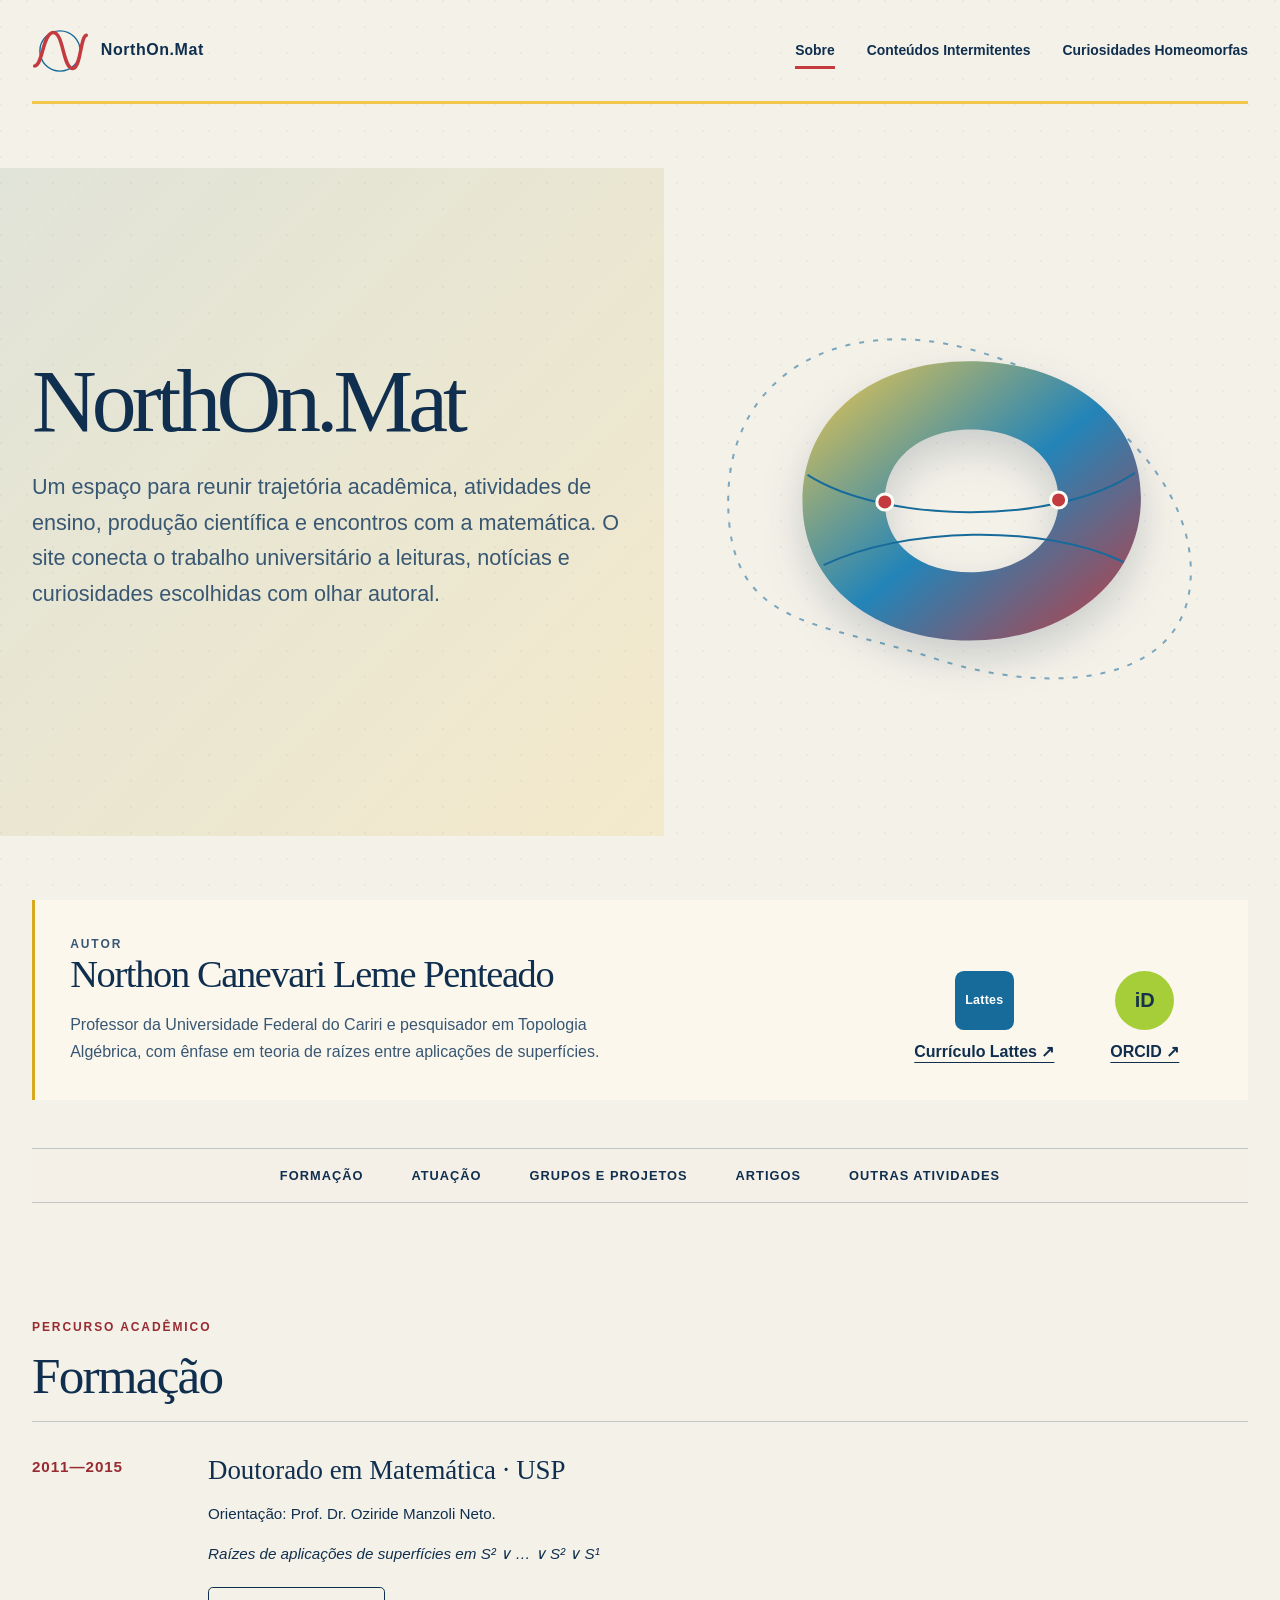
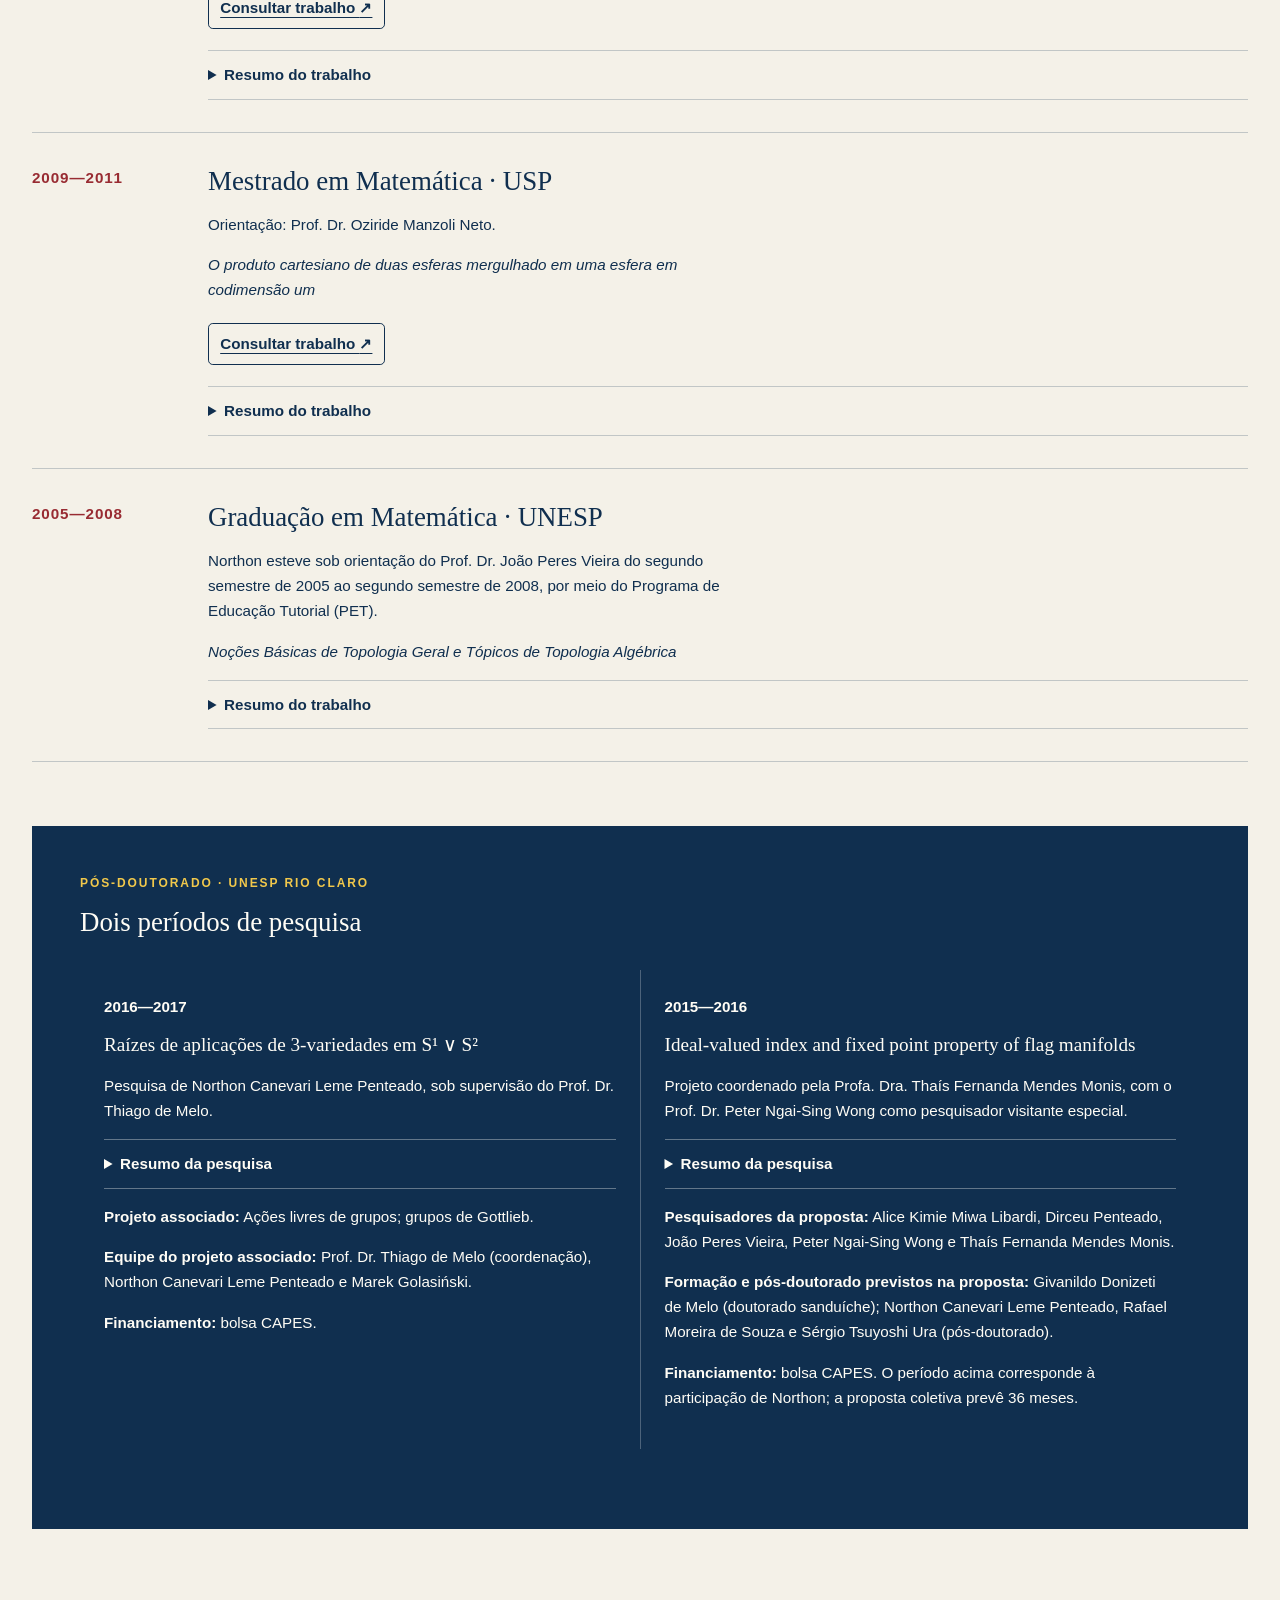
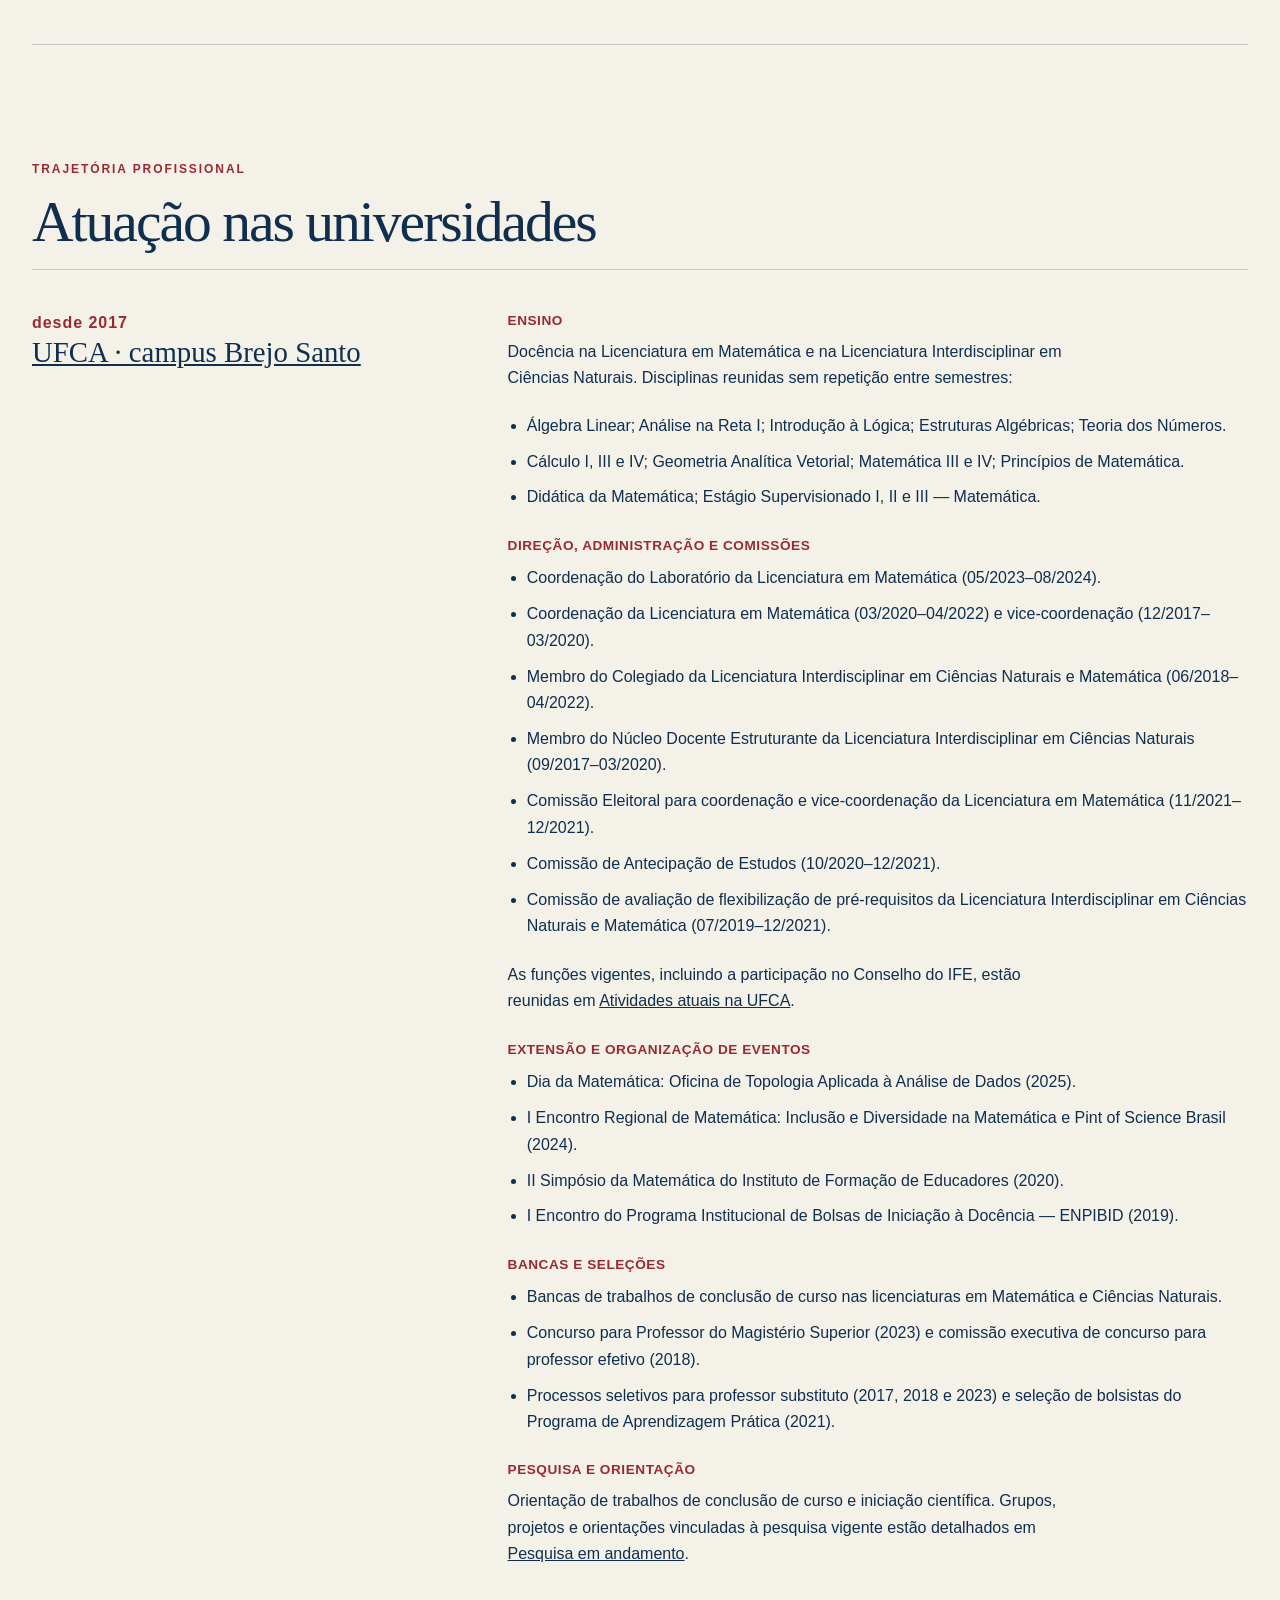
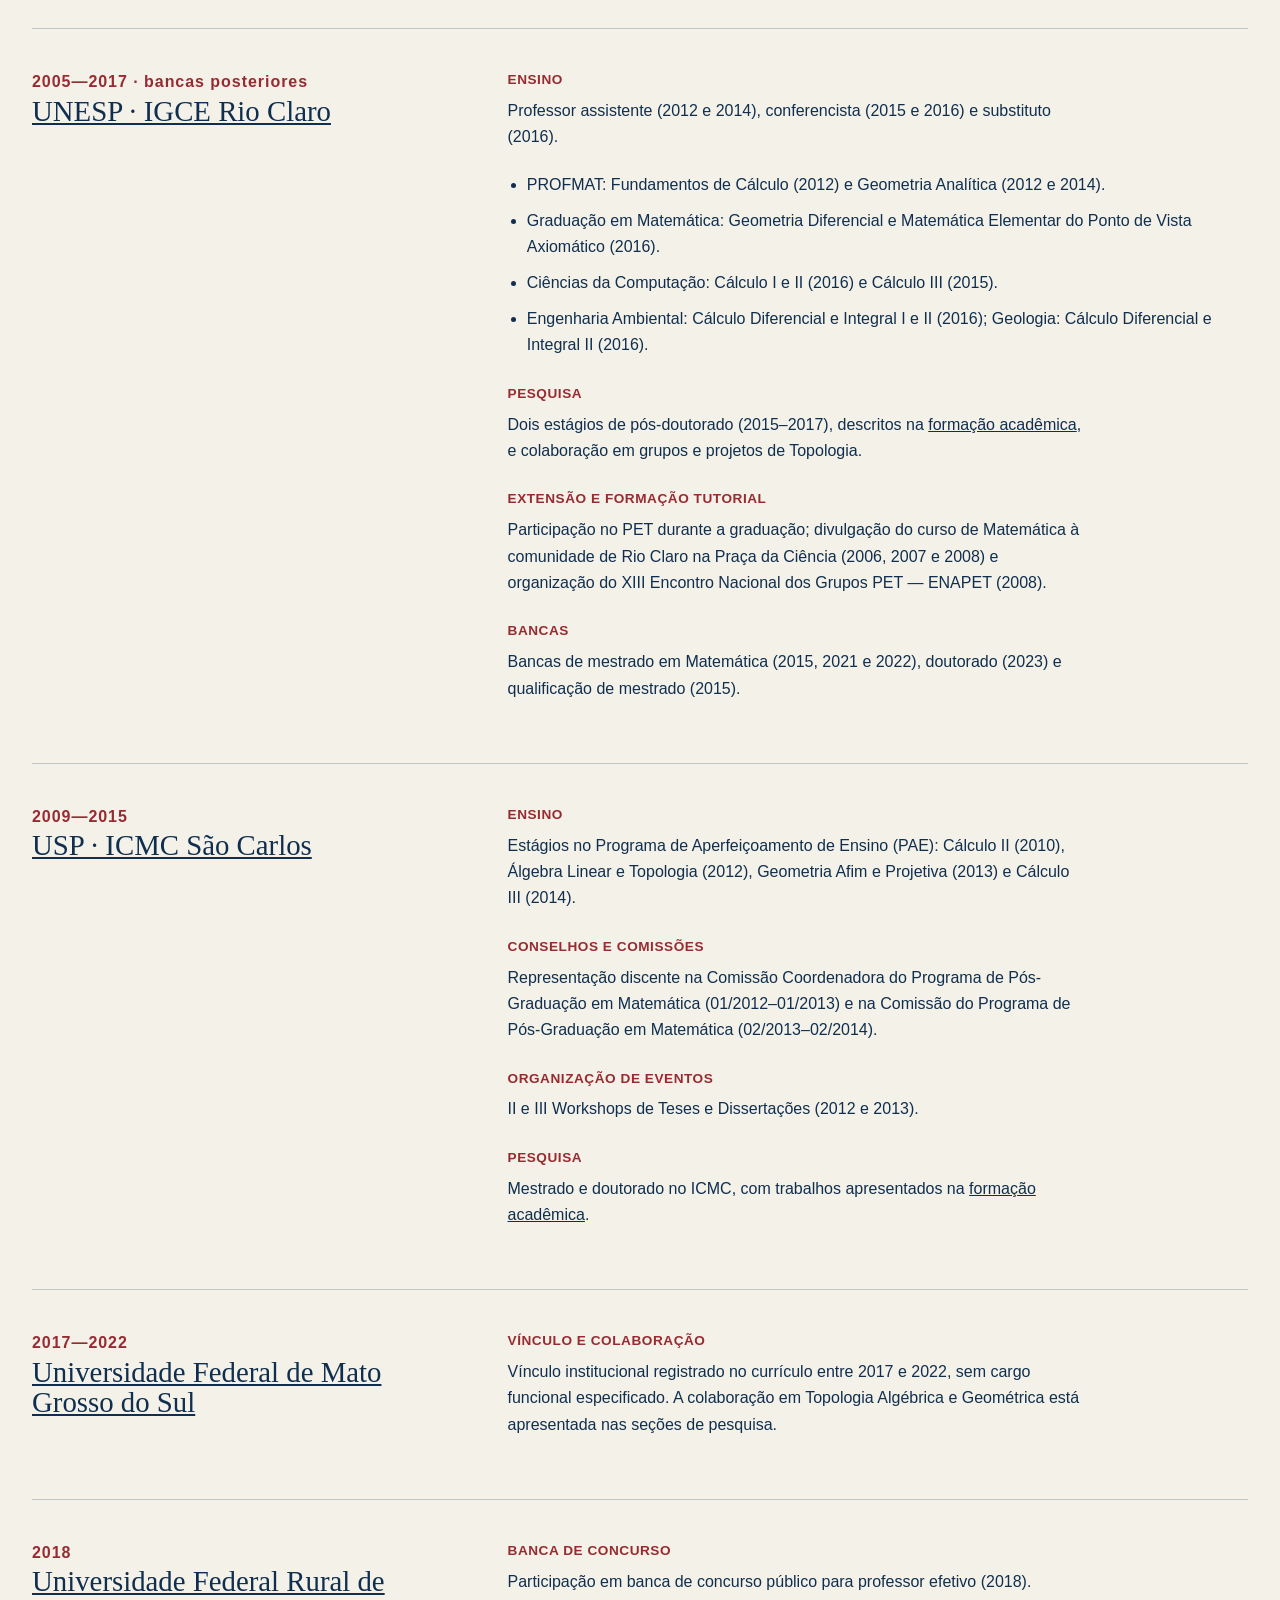
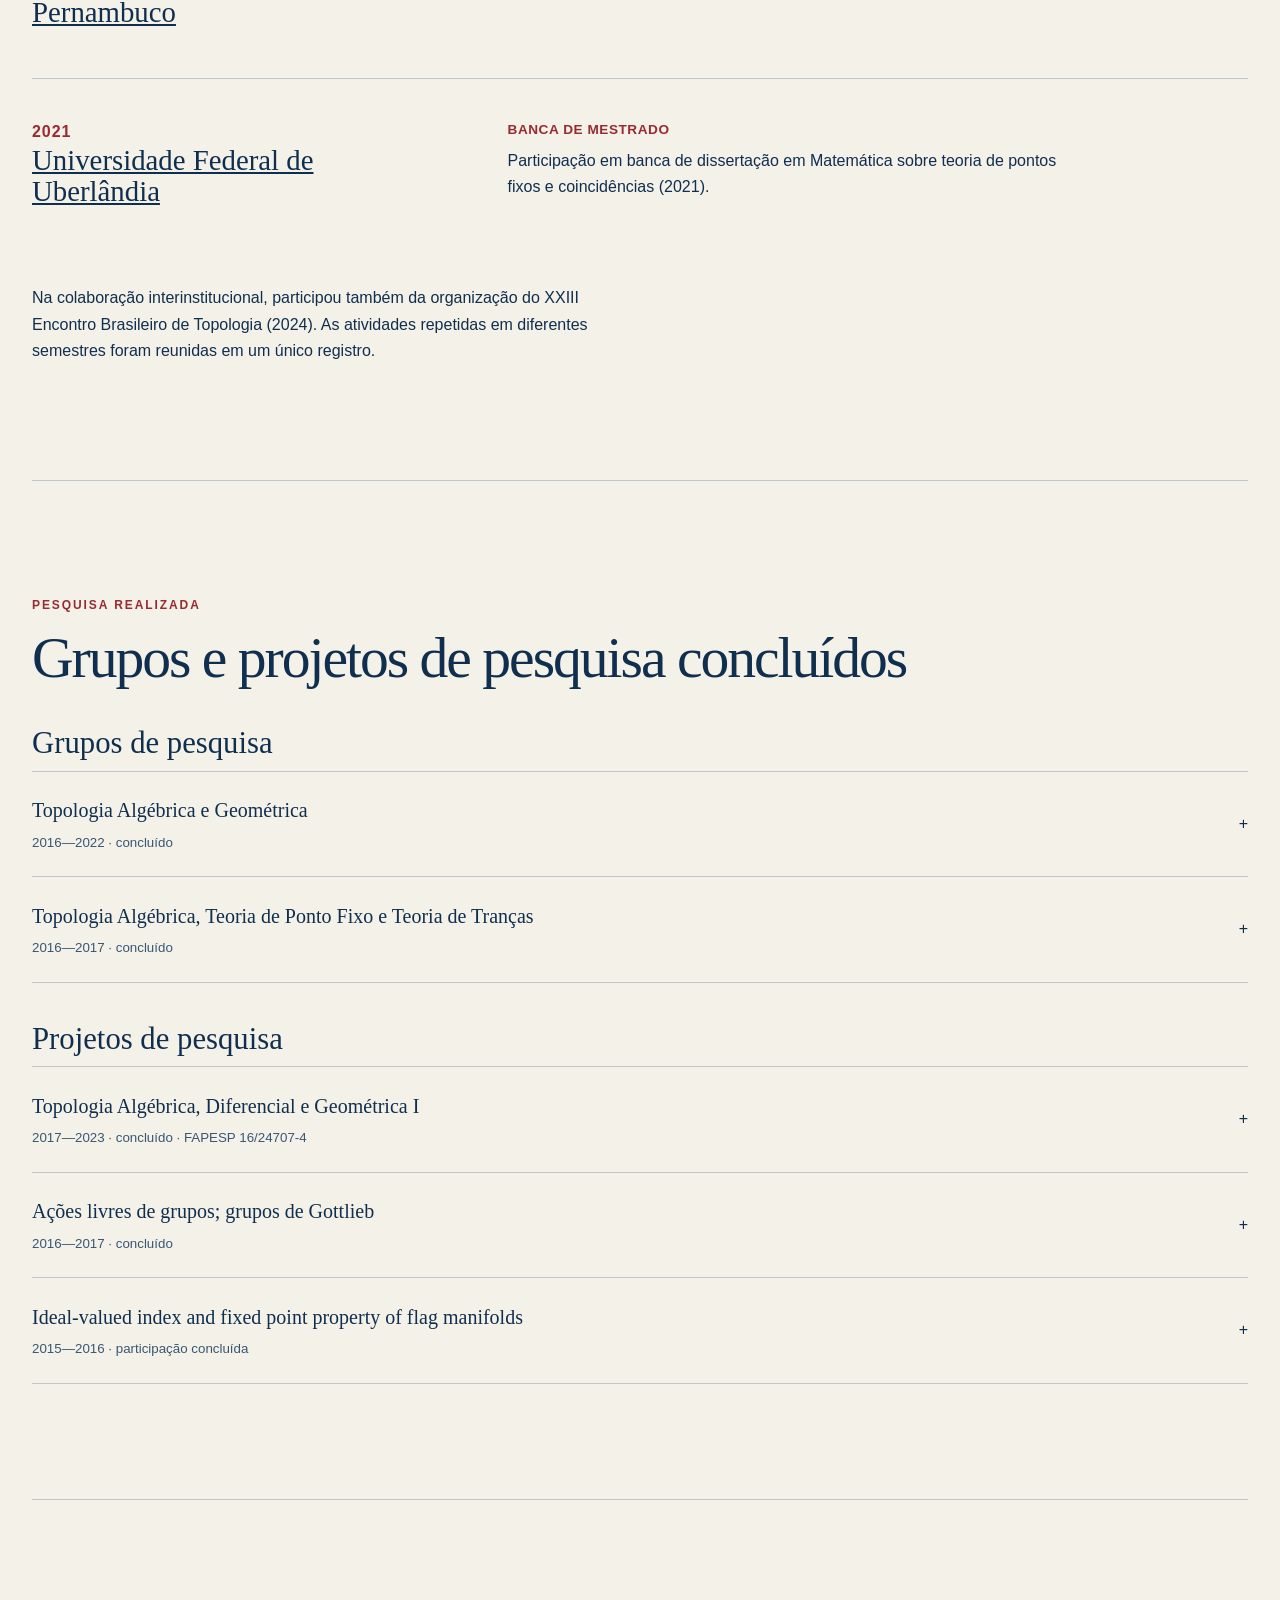
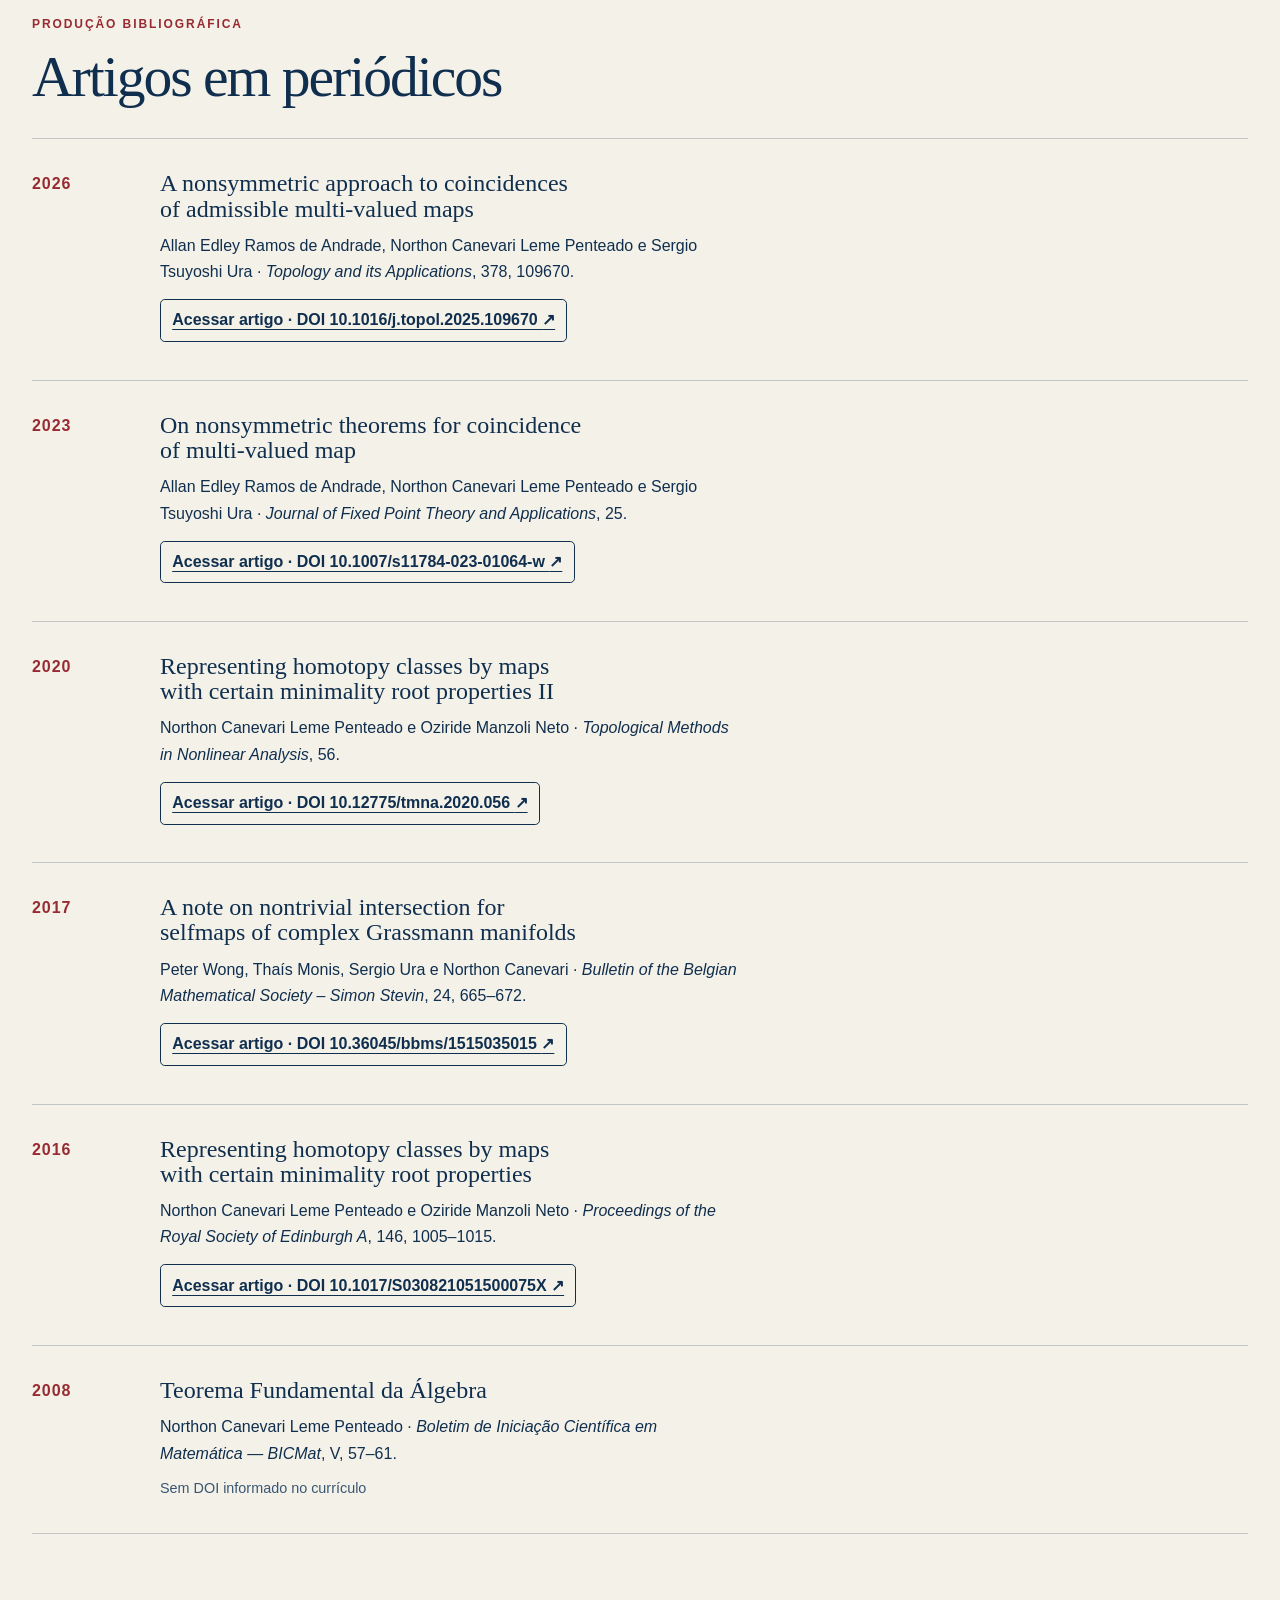
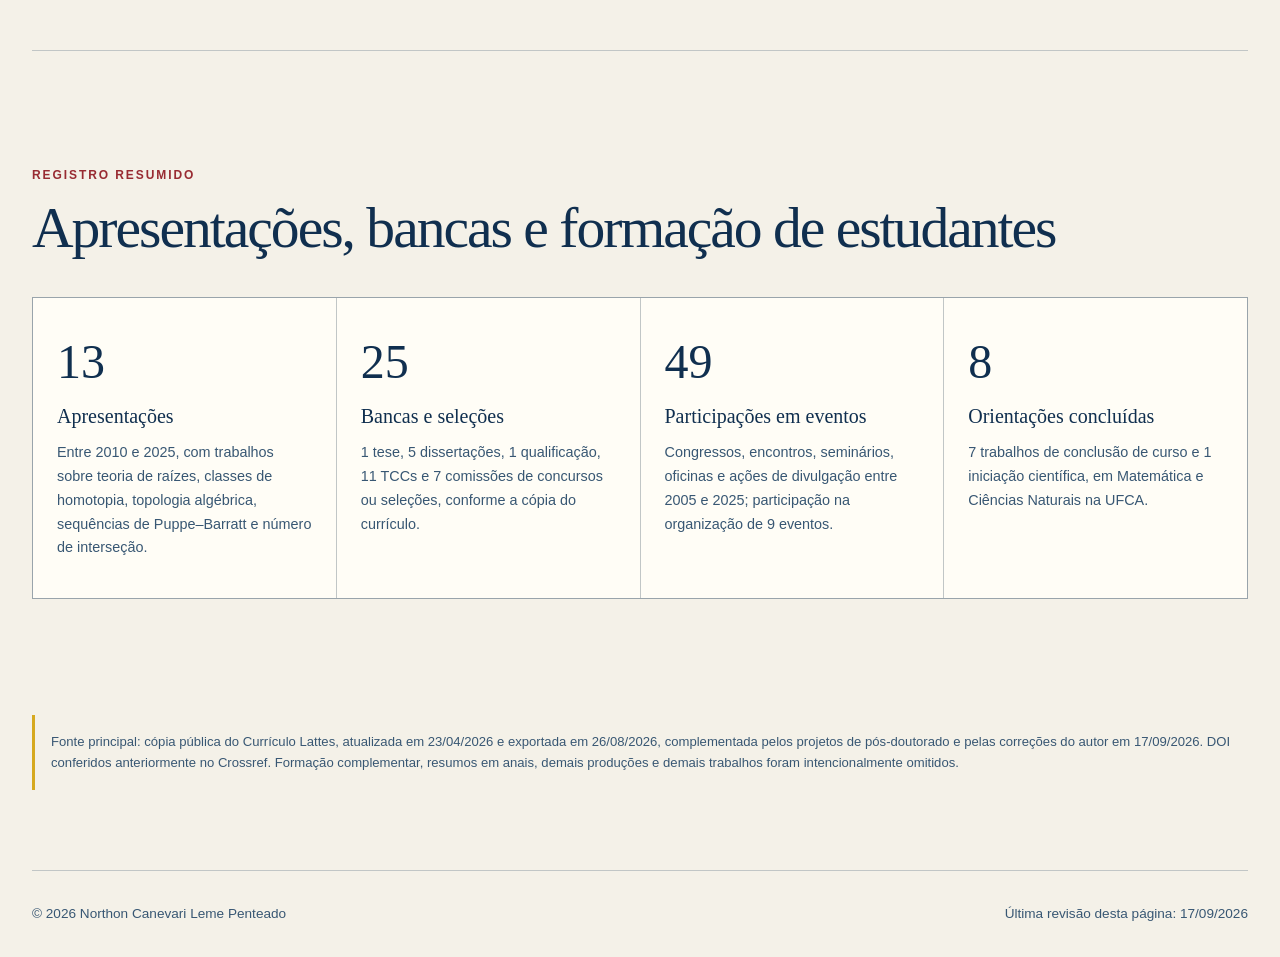
<file: index.html>
<!doctype html>
<html lang="pt-BR">
  <head>
    <meta charset="utf-8">
    <meta name="viewport" content="width=device-width, initial-scale=1">
    <meta name="description" content="Formação, atuação acadêmica, projetos e produção científica de Northon Canevari Leme Penteado.">
    <meta name="robots" content="noindex, nofollow">
    <meta name="theme-color" content="#12355b">
    <title>NorthOn.Mat — Sobre</title>
    <link rel="stylesheet" href="styles.css">
  </head>
  <body>
    <a class="skip-link" href="#conteudo">Pular para o conteúdo</a>
    <header class="site-header">
      <a class="brand" href="index.html" aria-label="NorthOn.Mat, página inicial">
        <svg class="brand-mark" aria-hidden="true" viewBox="0 0 64 64">
          <circle cx="32" cy="32" r="23"/>
          <path d="M3 49C12 49 12 14 23 11C36 8 35 51 46 52C56 53 55 16 62 14"/>
        </svg>
        <span>NorthOn.Mat</span>
      </a>
      <button class="menu-button" type="button" aria-expanded="false" aria-controls="menu">
        Menu
      </button>
      <nav id="menu" aria-label="Navegação principal">
        <a aria-current="page" href="index.html">Sobre</a>
        <a href="conteudos-intermitentes.html">Conteúdos Intermitentes</a>
        <a href="curiosidades-homeomorfas.html">Curiosidades Homeomorfas</a>
      </nav>
    </header>
    <main id="conteudo">
      <section class="hero researcher-hero" aria-labelledby="titulo-principal">
        <div class="hero-copy">
          <h1 id="titulo-principal">NorthOn.Mat</h1>
          <p class="lead">
            Um espaço para reunir trajetória acadêmica, atividades de ensino, produção científica
            e encontros com a matemática. O site conecta o trabalho universitário a leituras,
            notícias e curiosidades escolhidas com olhar autoral.
          </p>
        </div>
        <div class="topology-figure" aria-hidden="true">
          <svg viewBox="0 0 560 430">
            <defs>
              <linearGradient id="surface" x1="0" y1="0" x2="1" y2="1">
                <stop offset="0" stop-color="#f1c84b"/>
                <stop offset=".52" stop-color="#2384b8"/>
                <stop offset="1" stop-color="#c43b3f"/>
              </linearGradient>
            </defs>
            <path class="orbit" d="M42 218C42 91 154 32 283 67s229 137 219 235-137 111-254 73S42 345 42 218Z"/>
            <path class="surface" fill="url(#surface)" d="M116 219c0-87 72-140 166-140s171 51 171 136-77 142-170 142-167-54-167-138Zm82 0c0 44 37 70 85 70s88-28 88-72-39-70-87-70-86 27-86 72Z"/>
            <path class="seam" d="M121 192c75 48 245 52 326-2M137 282c78-38 219-42 299-3"/>
            <circle class="root" cx="198" cy="219" r="8"/>
            <circle class="root" cx="371" cy="217" r="8"/>
          </svg>
        </div>
      </section>
      <aside id="sobre-autor" class="author-highlight" aria-labelledby="autor-titulo">
        <div>
          <p class="section-label">Autor</p>
          <h2 id="autor-titulo">Northon Canevari Leme Penteado</h2>
          <p>
            Professor da Universidade Federal do Cariri e pesquisador em Topologia Algébrica,
            com ênfase em teoria de raízes entre aplicações de superfícies.
          </p>
        </div>
        <div class="profile-links">
          <a class="profile-link" href="http://lattes.cnpq.br/2492423125565918">
            <span class="profile-logo lattes-logo" aria-hidden="true">Lattes</span><span>Currículo
            Lattes ↗</span>
          </a>
          <a class="profile-link" href="https://orcid.org/0000-0002-9466-9906">
            <span class="profile-logo orcid-logo" aria-hidden="true">iD</span><span>ORCID ↗</span>
          </a>
        </div>
      </aside>
      <nav class="section-nav" aria-label="Nesta página">
        <a href="#formacao">Formação</a>
        <a href="#atuacao">Atuação</a>
        <a href="#projetos">Grupos e projetos</a>
        <a href="#artigos">Artigos</a>
        <a href="#atividades">Outras atividades</a>
      </nav>
      <section id="formacao" class="cv-section" aria-labelledby="formacao-titulo">
        <p class="section-label">Percurso acadêmico</p>
        <h2 id="formacao-titulo">Formação</h2>
        <div class="degree-list">
          <article>
            <time>2011—2015</time>
            <div>
              <h3>Doutorado em Matemática · USP</h3>
              <p>Orientação: Prof. Dr. Oziride Manzoli Neto.</p>
              <p class="work-title">Raízes de aplicações de superfícies em S² ∨ … ∨ S² ∨ S¹</p>
              <a class="work-link" aria-label="Consultar tese de doutorado sobre raízes de aplicações de superfícies" href="http://oasisbr.ibict.br/vufind/Record/USP_27c817b39b4970211e7fbcfb61471fab">
                Consultar trabalho <span aria-hidden="true">↗</span>
              </a>
              <details class="research-summary">
                <summary>
                  Resumo do trabalho
                </summary>
                <p>
                  Estudo dos conjuntos mínimos de raízes de aplicações contínuas de superfícies
                  fechadas e conexas em um produto wedge de esferas. A pesquisa relaciona classes
                  de homotopia a invariantes algébricos e constrói representantes que realizam
                  esses conjuntos mínimos.
                </p>
              </details>
            </div>
          </article>
          <article>
            <time>2009—2011</time>
            <div>
              <h3>Mestrado em Matemática · USP</h3>
              <p>Orientação: Prof. Dr. Oziride Manzoli Neto.</p>
              <p class="work-title">
                O produto cartesiano de duas esferas mergulhado em uma esfera em codimensão
                um
              </p>
              <a class="work-link" aria-label="Consultar dissertação de mestrado sobre o produto cartesiano de duas esferas" href="https://teses.usp.br/teses/disponiveis/55/55135/tde-22032011-090041/pt-br.html">
                Consultar trabalho <span aria-hidden="true">↗</span>
              </a>
              <details class="research-summary">
                <summary>
                  Resumo do trabalho
                </summary>
                <p>
                  Investigação de mergulhos do produto cartesiano de duas esferas em uma esfera
                  cuja dimensão é uma unidade maior. O trabalho se situa na Topologia das Variedades,
                  com foco nas propriedades topológicas desses mergulhos.
                </p>
              </details>
            </div>
          </article>
          <article>
            <time>2005—2008</time>
            <div>
              <h3>Graduação em Matemática · UNESP</h3>
              <p>
                Northon esteve sob orientação do Prof. Dr. João Peres Vieira do segundo semestre
                de 2005 ao segundo semestre de 2008, por meio do Programa de Educação Tutorial
                (PET).
              </p>
              <p class="work-title">
                Noções Básicas de Topologia Geral e Tópicos de Topologia Algébrica
              </p>
              <details class="research-summary">
                <summary>
                  Resumo do trabalho
                </summary>
                <p>
                  Formação inicial em conceitos de Topologia Geral e em tópicos de Topologia
                  Algébrica, articulada às atividades de estudo desenvolvidas durante a graduação
                  e a participação no PET.
                </p>
              </details>
            </div>
          </article>
        </div>
        <div class="postdoc">
          <p class="section-label">Pós-doutorado · UNESP Rio Claro</p>
          <h3>Dois períodos de pesquisa</h3>
          <div class="postdoc-grid">
            <article id="posdoc-2016">
              <strong>2016—2017</strong>
              <h4>Raízes de aplicações de 3-variedades em S¹ ∨ S²</h4>
              <p>
                Pesquisa de Northon Canevari Leme Penteado, sob supervisão do Prof. Dr. Thiago
                de Melo.
              </p>
              <details class="research-summary">
                <summary>
                  Resumo da pesquisa
                </summary>
                <p>
                  O projeto parte da classificação de conjuntos mínimos de raízes obtida para
                  aplicações de superfícies. Propõe generalizar os resultados para outros espaços,
                  tendo como tema aplicações de 3-variedades em S¹ ∨ S². A abordagem relaciona
                  classes de homotopia, grupo fundamental e homologia com coeficientes locais
                  à construção de aplicações que realizam conjuntos mínimos de raízes.
                </p>
              </details>
              <p><b>Projeto associado:</b> Ações livres de grupos; grupos de Gottlieb.</p>
              <p>
                <b>Equipe do projeto associado:</b> Prof. Dr. Thiago de Melo (coordenação),
                Northon Canevari Leme Penteado e Marek Golasiński.
              </p>
              <p><b>Financiamento:</b> bolsa CAPES.</p>
            </article>
            <article id="posdoc-2015">
              <strong>2015—2016</strong>
              <h4>Ideal-valued index and fixed point property of flag manifolds</h4>
              <p>
                Projeto coordenado pela Profa. Dra. Thaís Fernanda Mendes Monis, com o Prof.
                Dr. Peter Ngai-Sing Wong como pesquisador visitante especial.
              </p>
              <details class="research-summary">
                <summary>
                  Resumo da pesquisa
                </summary>
                <p>
                  Investigação de condições que garantem a existência de um ponto fixo para
                  toda autoaplicação contínua de variedades bandeira. A proposta combina teoria
                  de ponto fixo de Nielsen e Lefschetz, problemas do tipo Borsuk–Ulam e o índice
                  cohomológico de Fadell–Husseini. Sequências espectrais e decomposições celulares
                  são utilizadas para estudar os espaços quocientes e os obstáculos à existência
                  de aplicações equivariantes sem coincidências.
                </p>
              </details>
              <p>
                <b>Pesquisadores da proposta:</b> Alice Kimie Miwa Libardi, Dirceu Penteado,
                João Peres Vieira, Peter Ngai-Sing Wong e Thaís Fernanda Mendes Monis.
              </p>
              <p>
                <b>Formação e pós-doutorado previstos na proposta:</b> Givanildo Donizeti de
                Melo (doutorado sanduíche); Northon Canevari Leme Penteado, Rafael Moreira
                de Souza e Sérgio Tsuyoshi Ura (pós-doutorado).
              </p>
              <p>
                <b>Financiamento:</b> bolsa CAPES. O período acima corresponde à participação
                de Northon; a proposta coletiva prevê 36 meses.
              </p>
            </article>
          </div>
        </div>
      </section>
      <section id="atuacao" class="cv-section" aria-labelledby="atuacao-titulo">
        <p class="section-label">Trajetória profissional</p>
        <h2 id="atuacao-titulo">Atuação nas universidades</h2>
        <div class="institution-list">
          <article>
            <div>
              <time>desde 2017</time>
              <h3>
                <a href="https://www.ufca.edu.br/instituicao/campi/brejo-santo/">UFCA · campus
                Brejo Santo</a>
              </h3>
            </div>
            <div class="activity-tags">
              <h4>Ensino</h4>
              <p>
                Docência na Licenciatura em Matemática e na Licenciatura Interdisciplinar em
                Ciências Naturais. Disciplinas reunidas sem repetição entre semestres:
              </p>
              <ul class="activity-list">
                <li>
                  Álgebra Linear; Análise na Reta I; Introdução à Lógica; Estruturas Algébricas;
                  Teoria dos Números.
                </li>
                <li>
                  Cálculo I, III e IV; Geometria Analítica Vetorial; Matemática III e IV; Princípios
                  de Matemática.
                </li>
                <li>Didática da Matemática; Estágio Supervisionado I, II e III — Matemática.</li>
              </ul>
              <h4>Direção, administração e comissões</h4>
              <ul class="activity-list">
                <li>Coordenação do Laboratório da Licenciatura em Matemática (05/2023–08/2024).</li>
                <li>
                  Coordenação da Licenciatura em Matemática (03/2020–04/2022) e vice-coordenação
                  (12/2017–03/2020).
                </li>
                <li>
                  Membro do Colegiado da Licenciatura Interdisciplinar em Ciências Naturais
                  e Matemática (06/2018–04/2022).
                </li>
                <li>
                  Membro do Núcleo Docente Estruturante da Licenciatura Interdisciplinar em
                  Ciências Naturais (09/2017–03/2020).
                </li>
                <li>
                  Comissão Eleitoral para coordenação e vice-coordenação da Licenciatura em
                  Matemática (11/2021–12/2021).
                </li>
                <li>Comissão de Antecipação de Estudos (10/2020–12/2021).</li>
                <li>
                  Comissão de avaliação de flexibilização de pré-requisitos da Licenciatura
                  Interdisciplinar em Ciências Naturais e Matemática (07/2019–12/2021).
                </li>
              </ul>
              <p>
                As funções vigentes, incluindo a participação no Conselho do IFE, estão reunidas
                em <a href="conteudos-intermitentes.html#funcoes-administrativas">Atividades
                atuais na UFCA</a>.
              </p>
              <h4>Extensão e organização de eventos</h4>
              <ul class="activity-list">
                <li>Dia da Matemática: Oficina de Topologia Aplicada à Análise de Dados (2025).</li>
                <li>
                  I Encontro Regional de Matemática: Inclusão e Diversidade na Matemática e
                  Pint of Science Brasil (2024).
                </li>
                <li>II Simpósio da Matemática do Instituto de Formação de Educadores (2020).</li>
                <li>
                  I Encontro do Programa Institucional de Bolsas de Iniciação à Docência —
                  ENPIBID (2019).
                </li>
              </ul>
              <h4>Bancas e seleções</h4>
              <ul class="activity-list">
                <li>
                  Bancas de trabalhos de conclusão de curso nas licenciaturas em Matemática
                  e Ciências Naturais.
                </li>
                <li>
                  Concurso para Professor do Magistério Superior (2023) e comissão executiva
                  de concurso para professor efetivo (2018).
                </li>
                <li>
                  Processos seletivos para professor substituto (2017, 2018 e 2023) e seleção
                  de bolsistas do Programa de Aprendizagem Prática (2021).
                </li>
              </ul>
              <h4>Pesquisa e orientação</h4>
              <p>
                Orientação de trabalhos de conclusão de curso e iniciação científica. Grupos,
                projetos e orientações vinculadas à pesquisa vigente estão detalhados em <a href="conteudos-intermitentes.html#pesquisa-andamento">Pesquisa
                em andamento</a>.
              </p>
            </div>
          </article>
          <article>
            <div>
              <time>2005—2017 · bancas posteriores</time>
              <h3><a href="https://igce.rc.unesp.br/">UNESP · IGCE Rio Claro</a></h3>
            </div>
            <div class="activity-tags">
              <h4>Ensino</h4>
              <p>
                Professor assistente (2012 e 2014), conferencista (2015 e 2016) e substituto
                (2016).
              </p>
              <ul class="activity-list">
                <li>PROFMAT: Fundamentos de Cálculo (2012) e Geometria Analítica (2012 e 2014).</li>
                <li>
                  Graduação em Matemática: Geometria Diferencial e Matemática Elementar do
                  Ponto de Vista Axiomático (2016).
                </li>
                <li>Ciências da Computação: Cálculo I e II (2016) e Cálculo III (2015).</li>
                <li>
                  Engenharia Ambiental: Cálculo Diferencial e Integral I e II (2016); Geologia:
                  Cálculo Diferencial e Integral II (2016).
                </li>
              </ul>
              <h4>Pesquisa</h4>
              <p>
                Dois estágios de pós-doutorado (2015–2017), descritos na <a href="#formacao">formação
                acadêmica</a>, e colaboração em grupos e projetos de Topologia.
              </p>
              <h4>Extensão e formação tutorial</h4>
              <p>
                Participação no PET durante a graduação; divulgação do curso de Matemática
                à comunidade de Rio Claro na Praça da Ciência (2006, 2007 e 2008) e organização
                do XIII Encontro Nacional dos Grupos PET — ENAPET (2008).
              </p>
              <h4>Bancas</h4>
              <p>
                Bancas de mestrado em Matemática (2015, 2021 e 2022), doutorado (2023) e qualificação
                de mestrado (2015).
              </p>
            </div>
          </article>
          <article>
            <div>
              <time>2009—2015</time>
              <h3><a href="https://www.icmc.usp.br/">USP · ICMC São Carlos</a></h3>
            </div>
            <div class="activity-tags">
              <h4>Ensino</h4>
              <p>
                Estágios no Programa de Aperfeiçoamento de Ensino (PAE): Cálculo II (2010),
                Álgebra Linear e Topologia (2012), Geometria Afim e Projetiva (2013) e Cálculo
                III (2014).
              </p>
              <h4>Conselhos e comissões</h4>
              <p>
                Representação discente na Comissão Coordenadora do Programa de Pós-Graduação
                em Matemática (01/2012–01/2013) e na Comissão do Programa de Pós-Graduação
                em Matemática (02/2013–02/2014).
              </p>
              <h4>Organização de eventos</h4>
              <p>II e III Workshops de Teses e Dissertações (2012 e 2013).</p>
              <h4>Pesquisa</h4>
              <p>
                Mestrado e doutorado no ICMC, com trabalhos apresentados na <a href="#formacao">formação
                acadêmica</a>.
              </p>
            </div>
          </article>
          <article>
            <div>
              <time>2017—2022</time>
              <h3><a href="https://www.ufms.br/">Universidade Federal de Mato Grosso do Sul</a></h3>
            </div>
            <div class="activity-tags">
              <h4>Vínculo e colaboração</h4>
              <p>
                Vínculo institucional registrado no currículo entre 2017 e 2022, sem cargo
                funcional especificado. A colaboração em Topologia Algébrica e Geométrica está
                apresentada nas seções de pesquisa.
              </p>
            </div>
          </article>
          <article>
            <div>
              <time>2018</time>
              <h3><a href="https://www.ufrpe.br/">Universidade Federal Rural de Pernambuco</a></h3>
            </div>
            <div class="activity-tags">
              <h4>Banca de concurso</h4>
              <p>Participação em banca de concurso público para professor efetivo (2018).</p>
            </div>
          </article>
          <article>
            <div>
              <time>2021</time>
              <h3><a href="https://www.ufu.br/">Universidade Federal de Uberlândia</a></h3>
            </div>
            <div class="activity-tags">
              <h4>Banca de mestrado</h4>
              <p>
                Participação em banca de dissertação em Matemática sobre teoria de pontos fixos
                e coincidências (2021).
              </p>
            </div>
          </article>
        </div>
        <p class="compact-source">
          Na colaboração interinstitucional, participou também da organização do XXIII Encontro
          Brasileiro de Topologia (2024). As atividades repetidas em diferentes semestres foram
          reunidas em um único registro.
        </p>
      </section>
      <section id="projetos" class="cv-section" aria-labelledby="projetos-titulo">
        <p class="section-label">Pesquisa realizada</p>
        <h2 id="projetos-titulo">Grupos e projetos de pesquisa concluídos</h2>
        <section class="research-category" aria-labelledby="grupos-concluidos-titulo">
          <h3 id="grupos-concluidos-titulo">Grupos de pesquisa</h3>
          <div class="project-list">
            <details>
              <summary>
                <span>
                  <strong>Topologia Algébrica e Geométrica</strong> <small>2016—2022 · concluído</small>
                </span>
                <span aria-hidden="true">+</span>
              </summary>
              <p>
                Pesquisa sobre cobordismo equivariante de ações de involuções comutantes, existência
                de ações livres de grupos em espaços topológicos e teoremas do tipo Borsuk–Ulam.
                O trabalho relaciona simetrias de espaços, teoria de homotopia e propriedades
                dos conjuntos de pontos fixos.
              </p>
              <p>
                <b>Coordenação:</b> Northon Canevari Leme Penteado. <b>Integrantes:</b> Allan
                Edley Ramos de Andrade, Sérgio Tsuyoshi Ura e Pedro Luiz Queiroz Pergher.
              </p>
            </details>
            <details>
              <summary>
                <span>
                  <strong>Topologia Algébrica, Teoria de Ponto Fixo e Teoria de Tranças</strong>
                  <small>2016—2017 · concluído</small>
                </span>
                <span aria-hidden="true">+</span>
              </summary>
              <p>
                Grupo de colaboração nacional e internacional em ponto fixo, homotopia e teoria
                de tranças. Articulou pesquisa e formação em mestrado, doutorado e pós-doutorado,
                aproximando técnicas de Topologia Algébrica e problemas de aplicações contínuas
                e suas coincidências.
              </p>
              <p>
                <b>Coordenação:</b> Daciberg Lima Gonçalves. <b>Integrantes:</b> Northon Canevari
                Leme Penteado, Carolina de Miranda e Pereiro, Daniel Vendrúscolo, Vinicius
                Casteluber Laass, Weslem Liberato Silva, Oziride Manzoli Neto, Claudemir Aniz,
                Fernanda Soares Pinto Cardona, John Guaschi, Oscar Eduardo Ocampo Uribe, Peter
                Ngai-Sing Wong e Sérgio Tadao Martins.
              </p>
            </details>
          </div>
        </section>
        <section class="research-category" aria-labelledby="projetos-concluidos-titulo">
          <h3 id="projetos-concluidos-titulo">Projetos de pesquisa</h3>
          <div class="project-list">
            <details>
              <summary>
                <span>
                  <strong>Topologia Algébrica, Diferencial e Geométrica I</strong> <small>2017—2023
                  · concluído · FAPESP 16/24707-4</small>
                </span>
                <span aria-hidden="true">+</span>
              </summary>
              <p>
                Projeto temático que reuniu seis frentes: ponto fixo e coincidência; bordismo
                equivariante e cohomologia de grupos; topologia de variedades; bordismo e homotopia;
                grupos de tranças; e análise topológica de dados. Investigou, entre outros
                problemas, coincidências entre espaços de dimensões diferentes, ações em variedades,
                invariantes de torção e reconstrução de formas a partir de dados.
              </p>
              <p>
                Coordenação: Daciberg Lima Gonçalves. Integrantes: Northon Canevari e 33 pesquisadores
                registrados no currículo, entre eles Eliris Rizziolli, Alice Libardi, Thiago
                de Melo, João Peres Vieira, Daniel Vendrúscolo, Sérgio Ura, Pedro Pergher,
                Denise de Mattos, Oziride Manzoli Neto e Sadao Massago. Local: grupos de Topologia/Geometria
                no Estado de São Paulo.
              </p>
            </details>
            <details>
              <summary>
                <span>
                  <strong>Ações livres de grupos; grupos de Gottlieb</strong> <small>2016—2017
                  · concluído</small>
                </span>
                <span aria-hidden="true">+</span>
              </summary>
              <p>
                Projeto de generalização de resultados sobre conjuntos mínimos de raízes e
                representantes de classes de homotopia, considerando aplicações e espaços mais
                gerais. A pesquisa individual de Northon nesse período tem o título “Raízes
                de aplicações de 3-variedades em S¹ ∨ S²”.
              </p>
              <p>
                <b>Coordenação:</b> Prof. Dr. Thiago de Melo. <b>Integrantes:</b> Northon Canevari
                Leme Penteado e Marek Golasiński. <b>Financiamento:</b> CAPES.
              </p>
              <p>
                <a href="#posdoc-2016">Ver resumo do pós-doutorado de 2016–2017</a>.
              </p>
            </details>
            <details>
              <summary>
                <span>
                  <strong>Ideal-valued index and fixed point property of flag manifolds</strong>
                  <small>2015—2016 · participação concluída</small>
                </span>
                <span aria-hidden="true">+</span>
              </summary>
              <p>
                Projeto sobre a propriedade do ponto fixo em variedades bandeira, usando índices
                cohomológicos, aplicações equivariantes e relações com teoremas do tipo Borsuk–Ulam.
                O período indicado corresponde à participação de Northon.
              </p>
              <p>
                <b>Coordenação:</b> Profa. Dra. Thaís Fernanda Mendes Monis. <b>Pesquisador
                visitante especial:</b> Prof. Dr. Peter Ngai-Sing Wong. <b>Financiamento:</b>
                CAPES.
              </p>
              <p>
                <a href="#posdoc-2015">Ver resumo e equipe da proposta no pós-doutorado de
                2015–2016</a>.
              </p>
            </details>
          </div>
        </section>
      </section>
      <section id="artigos" class="cv-section" aria-labelledby="artigos-titulo">
        <p class="section-label">Produção bibliográfica</p>
        <h2 id="artigos-titulo">Artigos em periódicos</h2>
        <ol class="publication-list">
          <li>
            <time>2026</time>
            <div>
              <h3>A nonsymmetric approach to coincidences of admissible multi-valued maps</h3>
              <p>
                Allan Edley Ramos de Andrade, Northon Canevari Leme Penteado e Sergio Tsuyoshi
                Ura · <i>Topology and its Applications</i>, 378, 109670.
              </p>
              <a class="work-link" href="https://doi.org/10.1016/j.topol.2025.109670">
                Acessar artigo · DOI 10.1016/j.topol.2025.109670 <span aria-hidden="true">↗</span>
              </a>
            </div>
          </li>
          <li>
            <time>2023</time>
            <div>
              <h3>On nonsymmetric theorems for coincidence of multi-valued map</h3>
              <p>
                Allan Edley Ramos de Andrade, Northon Canevari Leme Penteado e Sergio Tsuyoshi
                Ura · <i>Journal of Fixed Point Theory and Applications</i>, 25.
              </p>
              <a class="work-link" href="https://doi.org/10.1007/s11784-023-01064-w">
                Acessar artigo · DOI 10.1007/s11784-023-01064-w <span aria-hidden="true">↗</span>
              </a>
            </div>
          </li>
          <li>
            <time>2020</time>
            <div>
              <h3>
                Representing homotopy classes by maps with certain minimality root properties
                II
              </h3>
              <p>
                Northon Canevari Leme Penteado e Oziride Manzoli Neto · <i>Topological Methods
                in Nonlinear Analysis</i>, 56.
              </p>
              <a class="work-link" href="https://doi.org/10.12775/tmna.2020.056">
                Acessar artigo · DOI 10.12775/tmna.2020.056 <span aria-hidden="true">↗</span>
              </a>
            </div>
          </li>
          <li>
            <time>2017</time>
            <div>
              <h3>A note on nontrivial intersection for selfmaps of complex Grassmann manifolds</h3>
              <p>
                Peter Wong, Thaís Monis, Sergio Ura e Northon Canevari · <i>Bulletin of the
                Belgian Mathematical Society – Simon Stevin</i>, 24, 665–672.
              </p>
              <a class="work-link" href="https://doi.org/10.36045/bbms/1515035015">
                Acessar artigo · DOI 10.36045/bbms/1515035015 <span aria-hidden="true">↗</span>
              </a>
            </div>
          </li>
          <li>
            <time>2016</time>
            <div>
              <h3>Representing homotopy classes by maps with certain minimality root properties</h3>
              <p>
                Northon Canevari Leme Penteado e Oziride Manzoli Neto · <i>Proceedings of the
                Royal Society of Edinburgh A</i>, 146, 1005–1015.
              </p>
              <a class="work-link" href="https://doi.org/10.1017/S030821051500075X">
                Acessar artigo · DOI 10.1017/S030821051500075X <span aria-hidden="true">↗</span>
              </a>
            </div>
          </li>
          <li>
            <time>2008</time>
            <div>
              <h3>Teorema Fundamental da Álgebra</h3>
              <p>
                Northon Canevari Leme Penteado · <i>Boletim de Iniciação Científica em Matemática
                — BICMat</i>, V, 57–61.
              </p>
              <span class="no-doi">Sem DOI informado no currículo</span>
            </div>
          </li>
        </ol>
      </section>
      <section id="atividades" class="cv-section secondary-record" aria-labelledby="atividades-titulo">
        <p class="section-label">Registro resumido</p>
        <h2 id="atividades-titulo">Apresentações, bancas e formação de estudantes</h2>
        <div class="summary-grid">
          <article>
            <strong>13</strong>
            <h3>Apresentações</h3>
            <p>
              Entre 2010 e 2025, com trabalhos sobre teoria de raízes, classes de homotopia,
              topologia algébrica, sequências de Puppe–Barratt e número de interseção.
            </p>
          </article>
          <article>
            <strong>25</strong>
            <h3>Bancas e seleções</h3>
            <p>
              1 tese, 5 dissertações, 1 qualificação, 11 TCCs e 7 comissões de concursos ou
              seleções, conforme a cópia do currículo.
            </p>
          </article>
          <article>
            <strong>49</strong>
            <h3>Participações em eventos</h3>
            <p>
              Congressos, encontros, seminários, oficinas e ações de divulgação entre 2005
              e 2025; participação na organização de 9 eventos.
            </p>
          </article>
          <article>
            <strong>8</strong>
            <h3>Orientações concluídas</h3>
            <p>
              7 trabalhos de conclusão de curso e 1 iniciação científica, em Matemática e Ciências
              Naturais na UFCA.
            </p>
          </article>
        </div>
      </section>
      <p class="source-note">
        Fonte principal: cópia pública do Currículo Lattes, atualizada em 23/04/2026 e exportada
        em 26/08/2026, complementada pelos projetos de pós-doutorado e pelas correções do autor
        em 17/09/2026. DOI conferidos anteriormente no Crossref. Formação complementar, resumos
        em anais, demais produções e demais trabalhos foram intencionalmente omitidos.
      </p>
    </main>
    <footer>
      <p>© <span data-current-year>2026</span> Northon Canevari Leme Penteado</p>
      <p>Última revisão desta página: 17/09/2026</p>
    </footer>
    <script src="app.js" defer></script>
  </body>
</html>
</file>
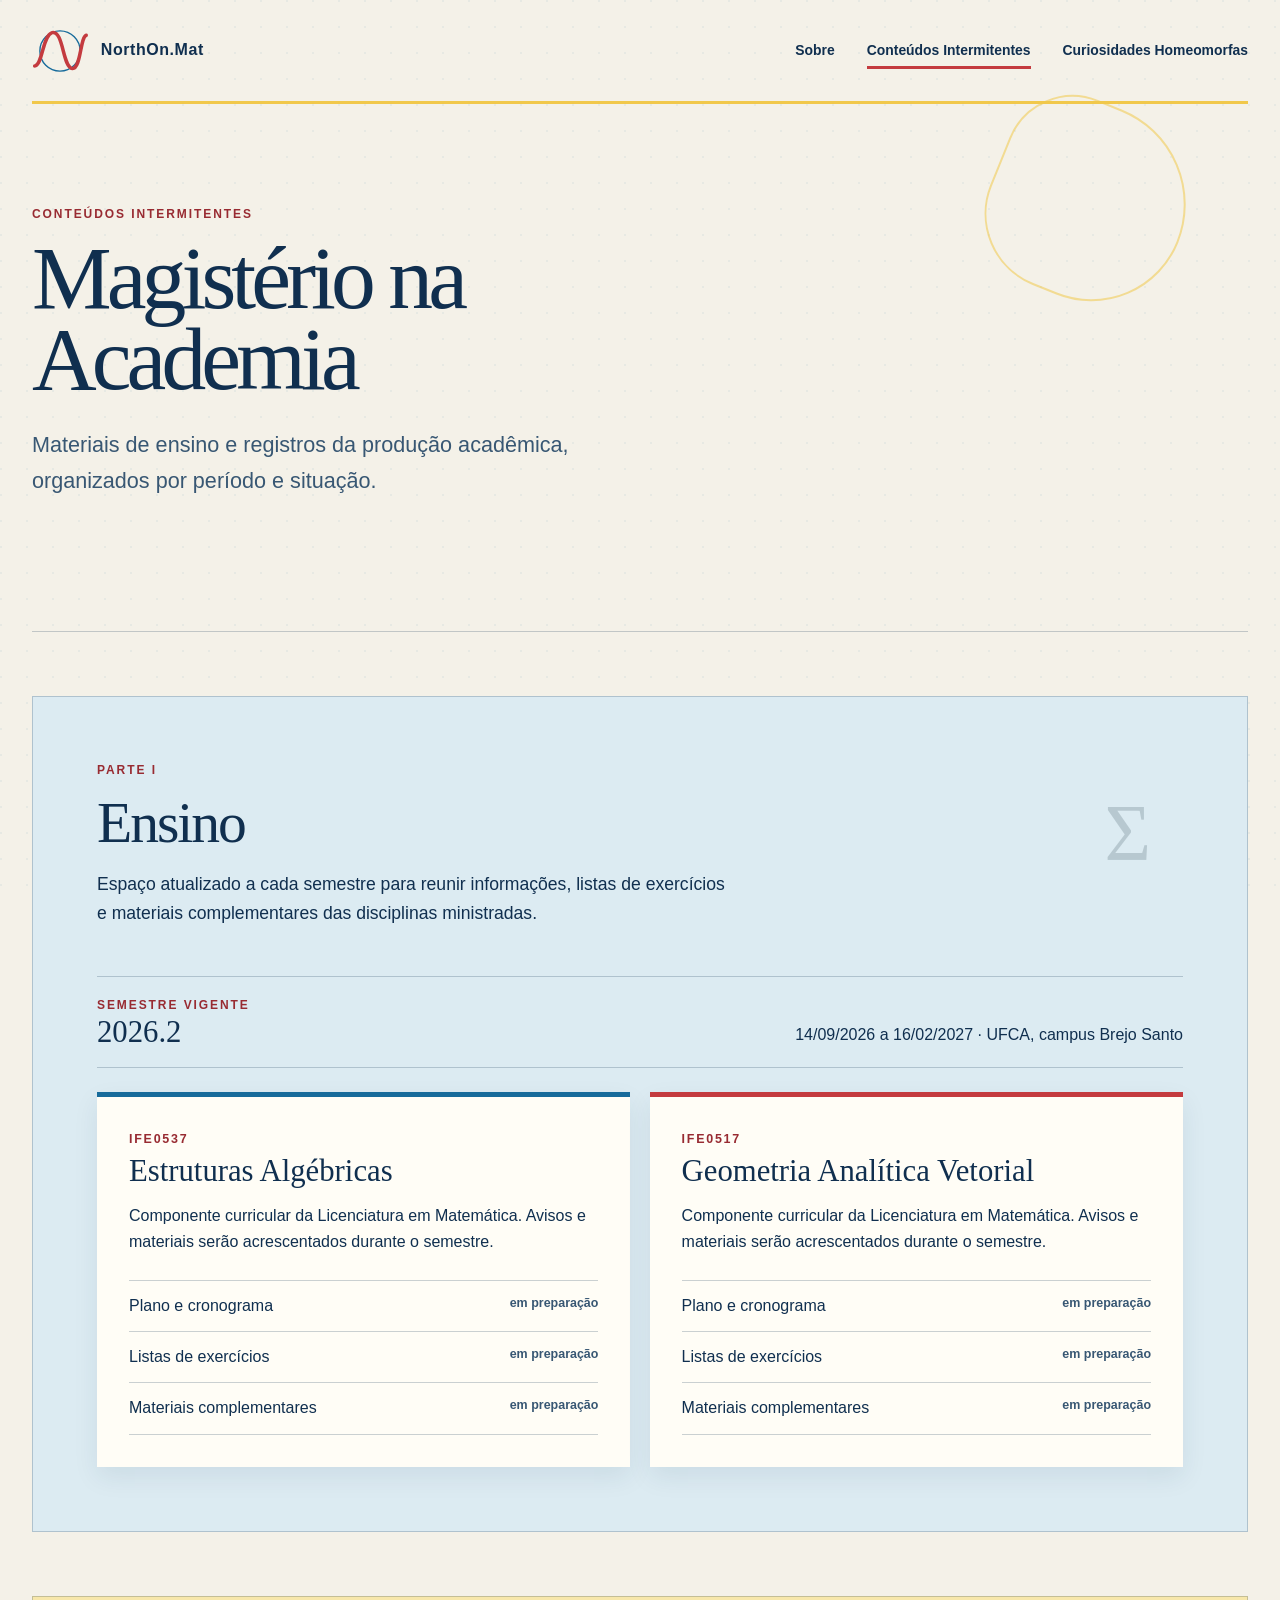
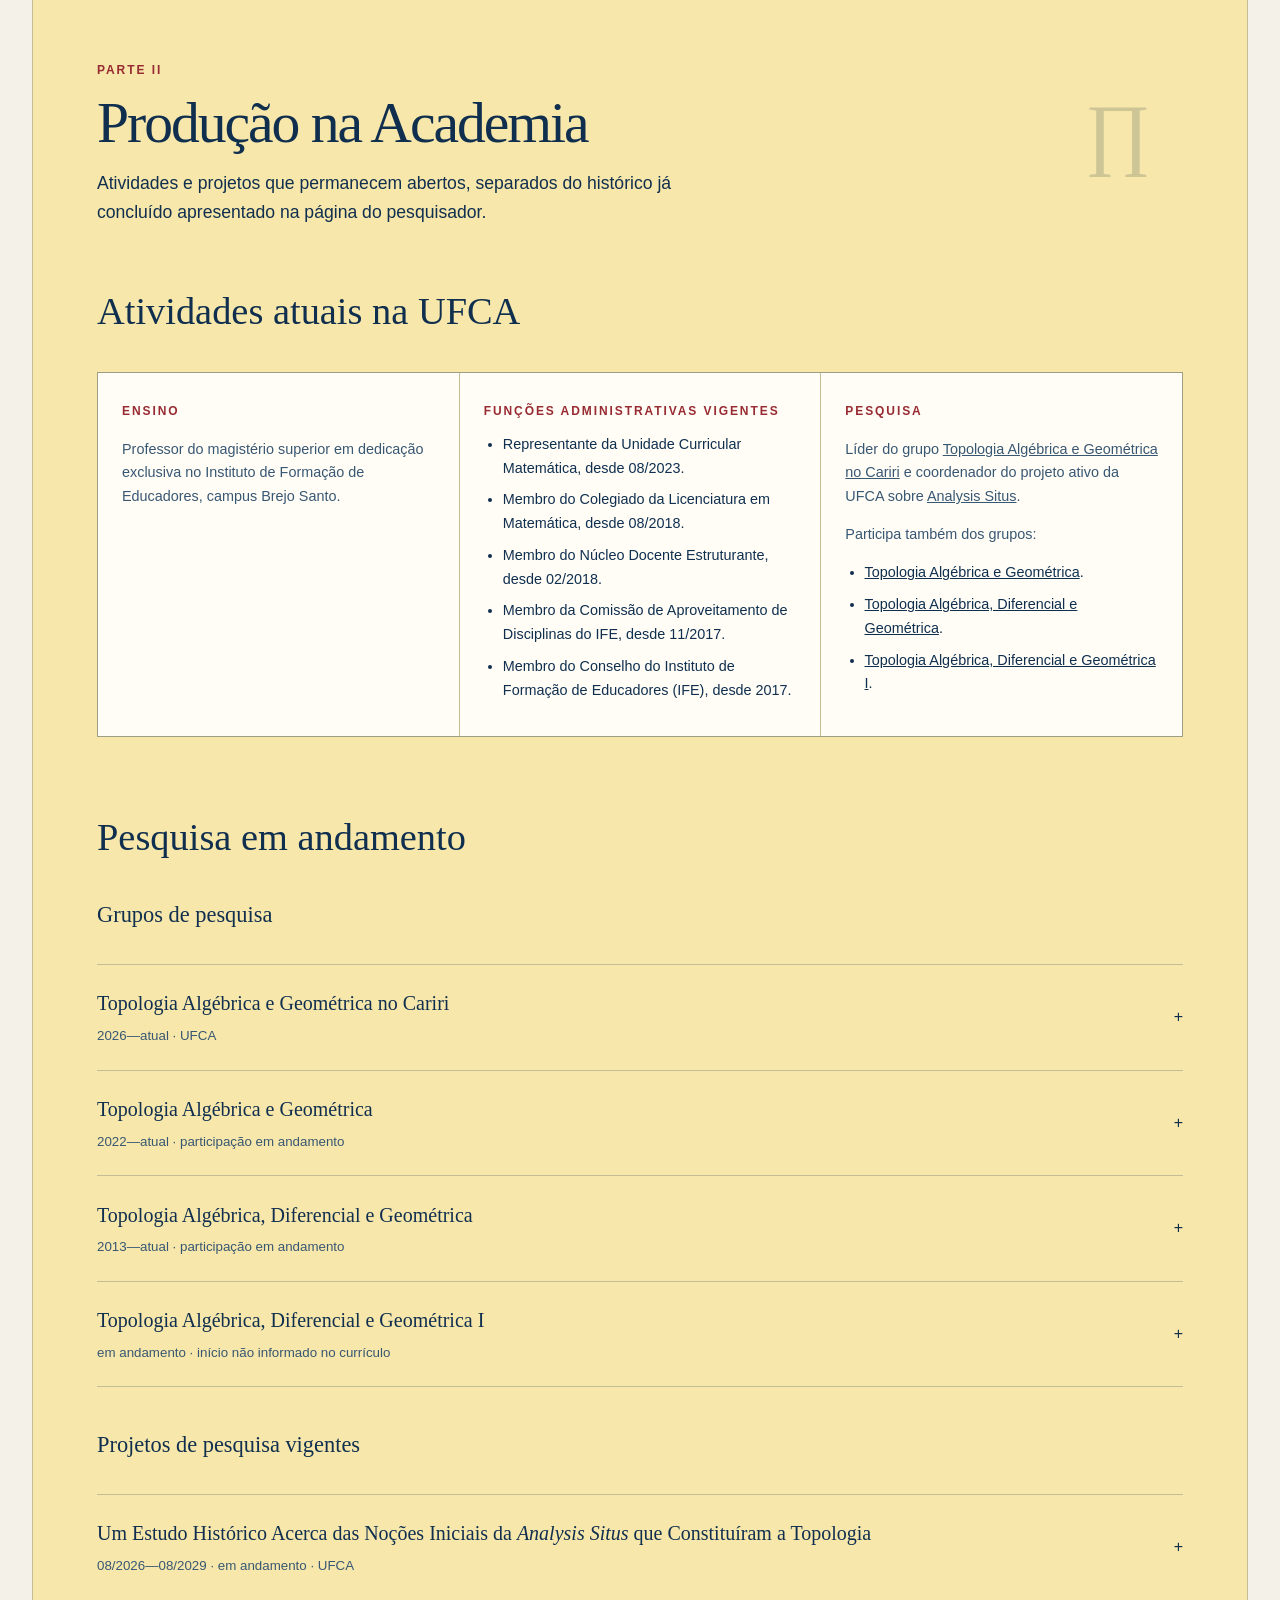
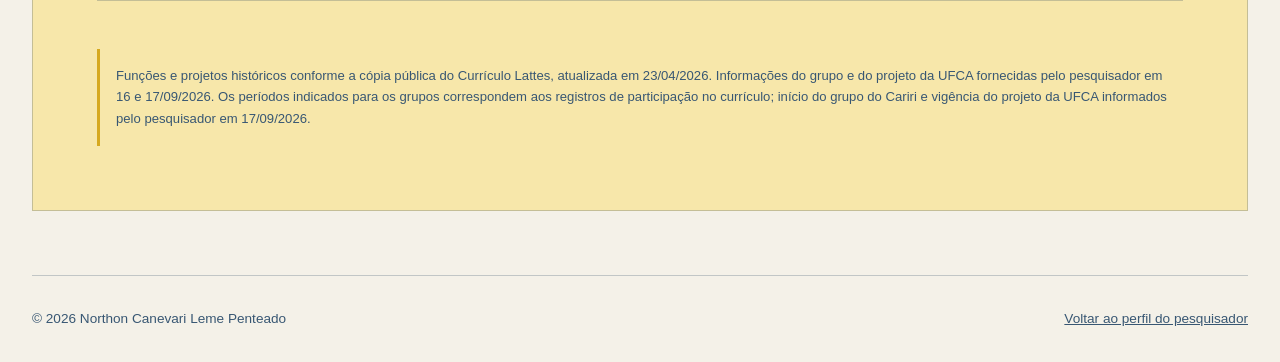
<file: conteudos-intermitentes.html>
<!doctype html>
<html lang="pt-BR">
  <head>
    <meta charset="utf-8">
    <meta name="viewport" content="width=device-width, initial-scale=1">
    <meta name="description" content="Ensino, atividades atuais e projetos acadêmicos em andamento de Northon Canevari Leme Penteado.">
    <meta name="robots" content="noindex, nofollow">
    <meta name="theme-color" content="#12355b">
    <title>Conteúdos Intermitentes — Northon Canevari</title>
    <link rel="stylesheet" href="styles.css">
  </head>
  <body>
    <a class="skip-link" href="#conteudo">Pular para o conteúdo</a>
    <header class="site-header">
      <a class="brand" href="index.html" aria-label="NorthOn.Mat, página inicial">
        <svg class="brand-mark" aria-hidden="true" viewBox="0 0 64 64">
          <circle cx="32" cy="32" r="23"/>
          <path d="M3 49C12 49 12 14 23 11C36 8 35 51 46 52C56 53 55 16 62 14"/>
        </svg>
        <span>NorthOn.Mat</span>
      </a>
      <button class="menu-button" type="button" aria-expanded="false" aria-controls="menu">
        Menu
      </button>
      <nav id="menu" aria-label="Navegação principal">
        <a href="index.html">Sobre</a>
        <a aria-current="page" href="conteudos-intermitentes.html">Conteúdos Intermitentes</a>
        <a href="curiosidades-homeomorfas.html">Curiosidades Homeomorfas</a>
      </nav>
    </header>
    <main id="conteudo">
      <header class="page-hero">
        <p class="eyebrow">Conteúdos Intermitentes</p>
        <h1>Magistério na Academia</h1>
        <p class="lead">
          Materiais de ensino e registros da produção acadêmica, organizados por período e
          situação.
        </p>
      </header>
      <section class="ongoing-area teaching-area" aria-labelledby="ensino-titulo">
        <div class="ongoing-heading">
          <span class="feature-symbol" aria-hidden="true">Σ</span>
          <p class="section-label">Parte I</p>
          <h2 id="ensino-titulo">Ensino</h2>
          <p>
            Espaço atualizado a cada semestre para reunir informações, listas de exercícios
            e materiais complementares das disciplinas ministradas.
          </p>
        </div>
        <div class="semester-heading">
          <div>
            <p class="section-label">Semestre vigente</p>
            <h3>2026.2</h3>
          </div>
          <p>
            <time datetime="2026-09-14">14/09/2026</time> a <time datetime="2027-02-16">16/02/2027</time>
            · UFCA, campus Brejo Santo
          </p>
        </div>
        <div class="course-grid">
          <article class="course-card">
            <p class="course-code">IFE0537</p>
            <h3>Estruturas Algébricas</h3>
            <p>
              Componente curricular da Licenciatura em Matemática. Avisos e materiais serão
              acrescentados durante o semestre.
            </p>
            <ul class="resource-list">
              <li><span>Plano e cronograma</span><small>em preparação</small></li>
              <li><span>Listas de exercícios</span><small>em preparação</small></li>
              <li><span>Materiais complementares</span><small>em preparação</small></li>
            </ul>
          </article>
          <article class="course-card">
            <p class="course-code">IFE0517</p>
            <h3>Geometria Analítica Vetorial</h3>
            <p>
              Componente curricular da Licenciatura em Matemática. Avisos e materiais serão
              acrescentados durante o semestre.
            </p>
            <ul class="resource-list">
              <li><span>Plano e cronograma</span><small>em preparação</small></li>
              <li><span>Listas de exercícios</span><small>em preparação</small></li>
              <li><span>Materiais complementares</span><small>em preparação</small></li>
            </ul>
          </article>
        </div>
      </section>
      <section class="ongoing-area production-area" aria-labelledby="producao-titulo">
        <div class="ongoing-heading">
          <span class="feature-symbol" aria-hidden="true">∏</span>
          <p class="section-label">Parte II</p>
          <h2 id="producao-titulo">Produção na Academia</h2>
          <p>
            Atividades e projetos que permanecem abertos, separados do histórico já concluído
            apresentado na página do pesquisador.
          </p>
        </div>
        <div class="current-activities">
          <h3>Atividades atuais na UFCA</h3>
          <div class="summary-grid three-columns">
            <article>
              <span class="section-label">Ensino</span>
              <p>
                Professor do magistério superior em dedicação exclusiva no Instituto de Formação
                de Educadores, campus Brejo Santo.
              </p>
            </article>
            <article>
              <span id="funcoes-administrativas" class="section-label">
                Funções administrativas vigentes
              </span>
              <ul class="compact-list">
                <li>Representante da Unidade Curricular Matemática, desde 08/2023.</li>
                <li>Membro do Colegiado da Licenciatura em Matemática, desde 08/2018.</li>
                <li>Membro do Núcleo Docente Estruturante, desde 02/2018.</li>
                <li>Membro da Comissão de Aproveitamento de Disciplinas do IFE, desde 11/2017.</li>
                <li>
                  Membro do Conselho do Instituto de Formação de Educadores (IFE), desde 2017.
                </li>
              </ul>
            </article>
            <article>
              <span class="section-label">Pesquisa</span>
              <p>
                Líder do grupo <a href="#grupo-cariri">Topologia Algébrica e Geométrica no
                Cariri</a> e coordenador do projeto ativo da UFCA sobre <a href="#projeto-analysis-situs">Analysis
                Situs</a>.
              </p>
              <p>Participa também dos grupos:</p>
              <ul class="compact-list">
                <li><a href="#grupo-algebrica-geometrica">Topologia Algébrica e Geométrica</a>.</li>
                <li>
                  <a href="#grupo-algebrica-diferencial">Topologia Algébrica, Diferencial e
                  Geométrica</a>.
                </li>
                <li>
                  <a href="#grupo-topologia-i">Topologia Algébrica, Diferencial e Geométrica
                  I</a>.
                </li>
              </ul>
            </article>
          </div>
        </div>
        <div id="pesquisa-andamento" class="ongoing-projects">
          <h3>Pesquisa em andamento</h3>
          <section class="research-category" aria-labelledby="grupos-atuais-titulo">
            <h4 id="grupos-atuais-titulo">Grupos de pesquisa</h4>
            <div class="project-list">
              <details id="grupo-cariri">
                <summary>
                  <span>
                    <strong>Topologia Algébrica e Geométrica no Cariri</strong> <small>2026—atual
                    · UFCA</small>
                  </span>
                  <span aria-hidden="true">+</span>
                </summary>
                <p>
                  Grupo dedicado à pesquisa e à formação em Topologia Algébrica e Geométrica
                  no Cariri. Reúne estudos de raízes de aplicações, homotopia e coincidências,
                  articulando a investigação matemática à formação de estudantes.
                </p>
                <p>
                  <b>Liderança:</b> Northon Canevari Leme Penteado. <b>Instituição:</b> Universidade
                  Federal do Cariri.
                </p>
              </details>
              <details id="grupo-algebrica-geometrica">
                <summary>
                  <span>
                    <strong>Topologia Algébrica e Geométrica</strong> <small>2022—atual · participação
                    em andamento</small>
                  </span>
                  <span aria-hidden="true">+</span>
                </summary>
                <p>
                  Pesquisa em aplicações fuzzy e multivaloradas, teoremas do tipo Borsuk–Ulam,
                  G-coincidências e cobordismo equivariante. Investiga condições topológicas
                  para a existência de coincidências e relações entre ações de grupos e propriedades
                  dos espaços.
                </p>
                <p>
                  Coordenação: Allan Edley Ramos de Andrade. Integrantes: Northon Canevari
                  Leme Penteado, Sérgio Tsuyoshi Ura, Pedro Luiz Queiroz Pergher e Vinícius
                  Francisco Wasques.
                </p>
              </details>
              <details id="grupo-algebrica-diferencial">
                <summary>
                  <span>
                    <strong>Topologia Algébrica, Diferencial e Geométrica</strong> <small>2013—atual
                    · participação em andamento</small>
                  </span>
                  <span aria-hidden="true">+</span>
                </summary>
                <p>
                  Grupo que articula pesquisas em Topologia com outras áreas da Matemática
                  e colaboração entre universidades brasileiras e estrangeiras. Desenvolve
                  intercâmbio científico, formação de estudantes e organização de encontros
                  de Topologia, incluindo atividades em análise topológica de dados.
                </p>
                <p>
                  Coordenação: Thiago de Melo. Integrantes: Northon Canevari Leme Penteado,
                  Eliris Cristina Rizziolli, Alice Kimie Miwa Libardi, Thaís Fernanda Mendes
                  Monis, João Peres Vieira, Daniel Vendrúscolo, Edivaldo Lopes dos Santos,
                  Marco Antonio de Freitas Contessoto, Sérgio Tsuyoshi Ura, Pedro Luiz Queiroz
                  Pergher, Carlos Biasi, Carlos Henrique Felicio Poncio, Cesar Augusto Ipanaque
                  Zapata, Daciberg Lima Gonçalves, Denise de Mattos, Eder Leandro Sanchez Quiceno,
                  Ederson Ricardo Frühling Dutra, Fernando Nera Lenarduzzi, Givanildo Donizeti
                  de Melo, Jamil Viana Pereira, Oziride Manzoli Neto, Renata Zotin Gomes de
                  Oliveira e Thales Fernando Vilamaior Paiva.
                </p>
              </details>
              <details id="grupo-topologia-i">
                <summary>
                  <span>
                    <strong>Topologia Algébrica, Diferencial e Geométrica I</strong> <small>em
                    andamento · início não informado no currículo</small>
                  </span>
                  <span aria-hidden="true">+</span>
                </summary>
                <p>
                  Estuda mergulhos de variedades e suas relações com nós e enlaçamentos; espaços
                  classificantes, fibrados e grupos de Gauge; e homologia simples e torção
                  de Whitehead. Essas linhas reúnem ferramentas algébricas e geométricas para
                  investigar a estrutura de espaços e aplicações.
                </p>
                <p>
                  Coordenação: Oziride Manzoli Neto. Integrantes: Northon Canevari Leme Penteado,
                  Alice Kimie Miwa Libardi, Lígia Laís Fêmina, Ana Paula Tremura Galves, Thiago
                  de Melo, Daciberg Lima Gonçalves, Laercio Aparecido Lucas, Luiz Roberto Hartmann
                  Junior, Mauro Spreafico, Osamu Saeki e Sadao Massago.
                </p>
              </details>
            </div>
          </section>
          <section class="research-category" aria-labelledby="projetos-atuais-titulo">
            <h4 id="projetos-atuais-titulo">Projetos de pesquisa vigentes</h4>
            <div class="project-list">
              <details id="projeto-analysis-situs">
                <summary>
                  <span>
                    <strong>Um Estudo Histórico Acerca das Noções Iniciais da <i>Analysis Situs</i>
                    que Constituíram a Topologia</strong> <small>08/2026—08/2029 · em andamento
                    · UFCA</small>
                  </span>
                  <span aria-hidden="true">+</span>
                </summary>
                <p>
                  Investigação histórica das ideias, problemas e noções iniciais de analysis
                  situs que contribuíram para a constituição da Topologia. O estudo acompanha
                  a transformação desses conceitos e sua relação com a formação da área.
                </p>
                <p>
                  <b>Coordenação:</b> Northon Canevari Leme Penteado. <b>Formação:</b> um bolsista
                  de iniciação científica e um estudante de mestrado vinculados ao projeto.
                </p>
                <p>
                  <b>Vigência:</b> início em agosto de 2026, com duração de três anos e término
                  previsto em agosto de 2029.
                </p>
              </details>
            </div>
          </section>
        </div>
        <p class="source-note">
          Funções e projetos históricos conforme a cópia pública do Currículo Lattes, atualizada
          em 23/04/2026. Informações do grupo e do projeto da UFCA fornecidas pelo pesquisador
          em 16 e 17/09/2026. Os períodos indicados para os grupos correspondem aos registros
          de participação no currículo; início do grupo do Cariri e vigência do projeto da
          UFCA informados pelo pesquisador em 17/09/2026.
        </p>
      </section>
    </main>
    <footer>
      <p>© <span data-current-year>2026</span> Northon Canevari Leme Penteado</p>
      <p><a href="index.html">Voltar ao perfil do pesquisador</a></p>
    </footer>
    <script src="app.js" defer></script>
  </body>
</html>
</file>
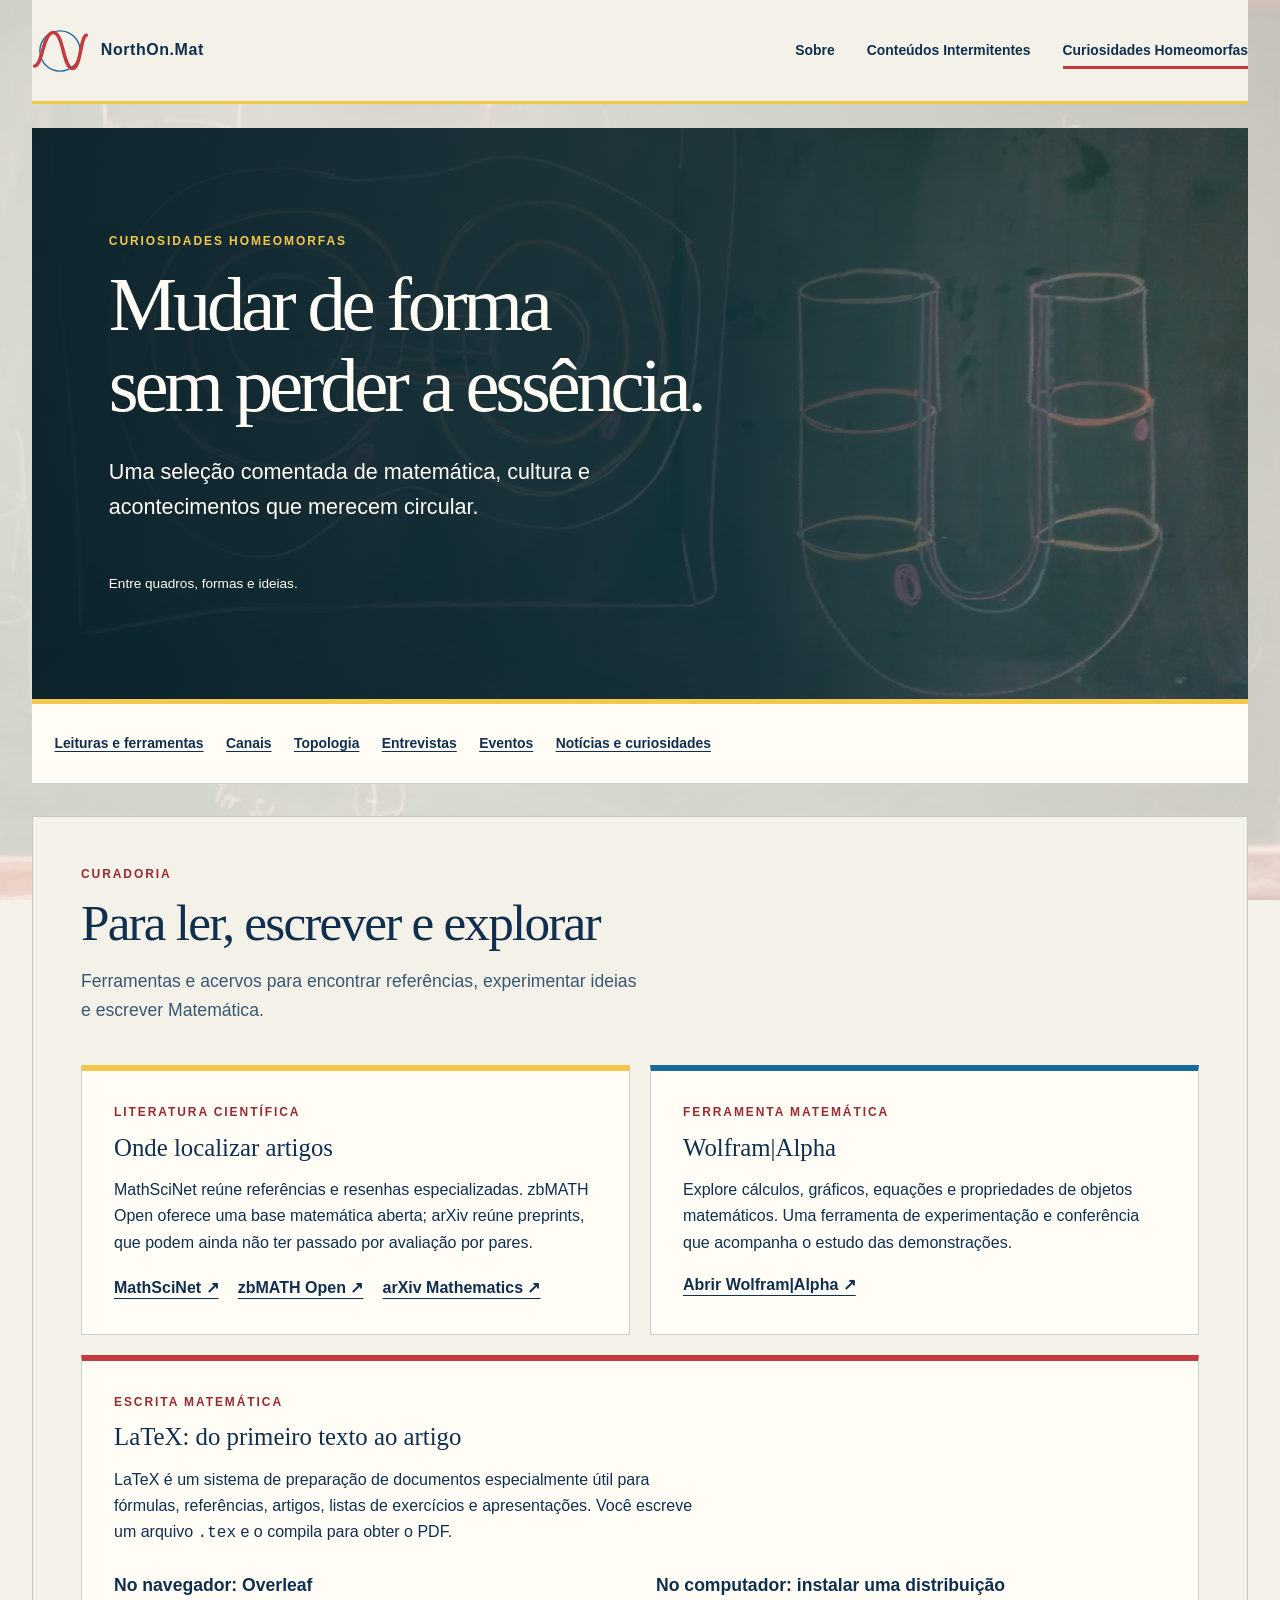
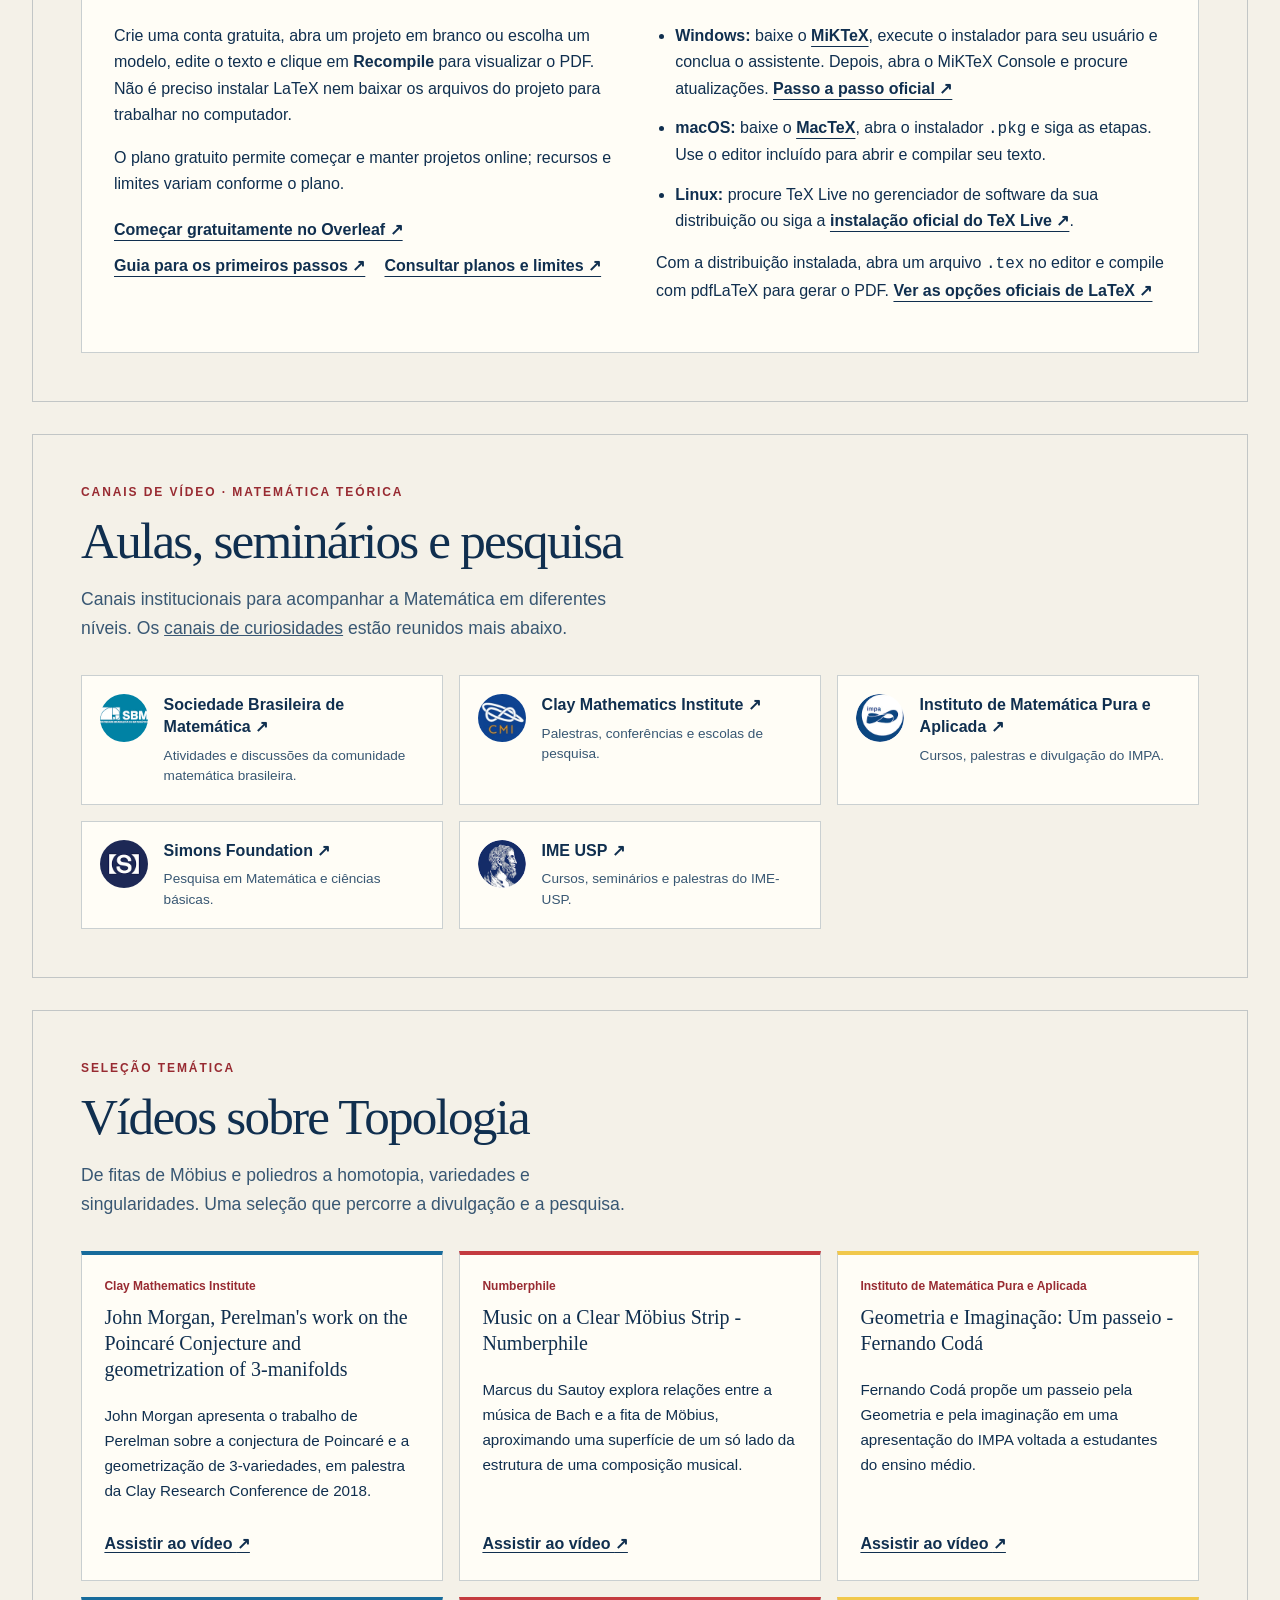
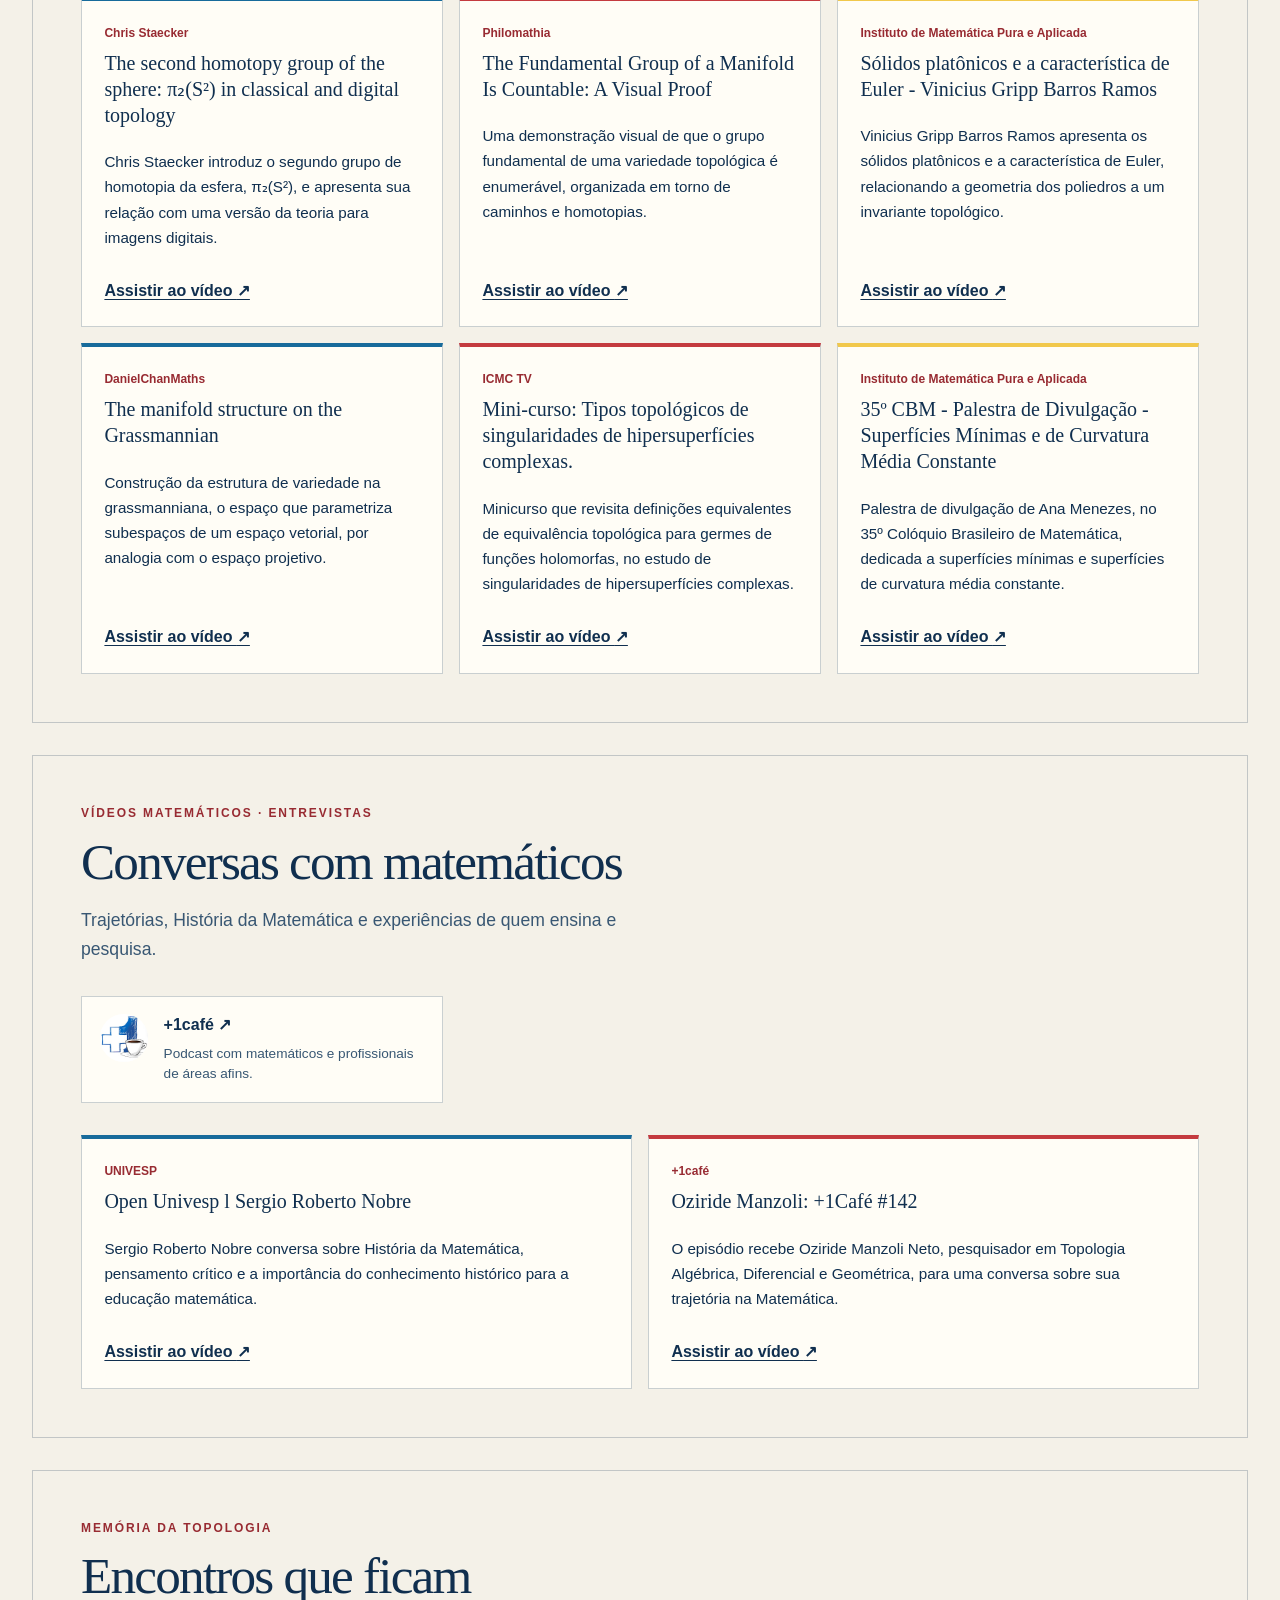
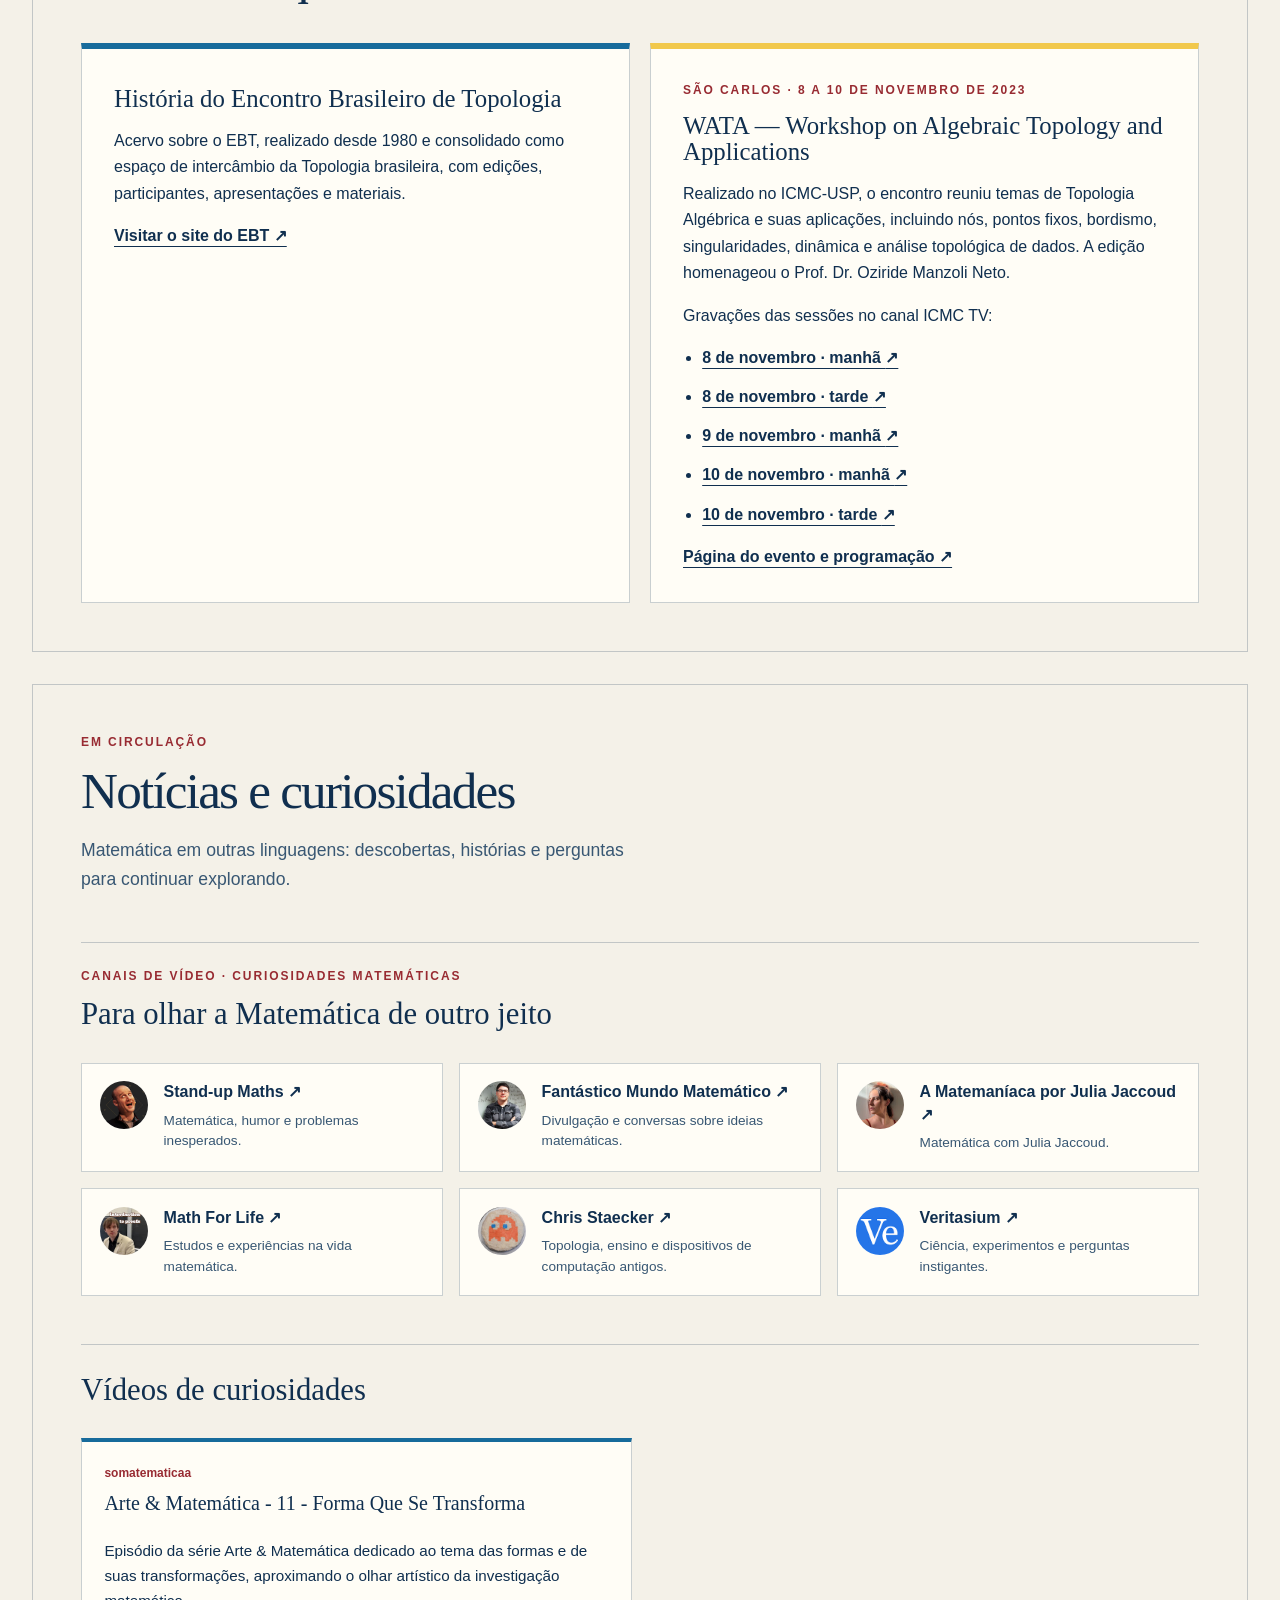
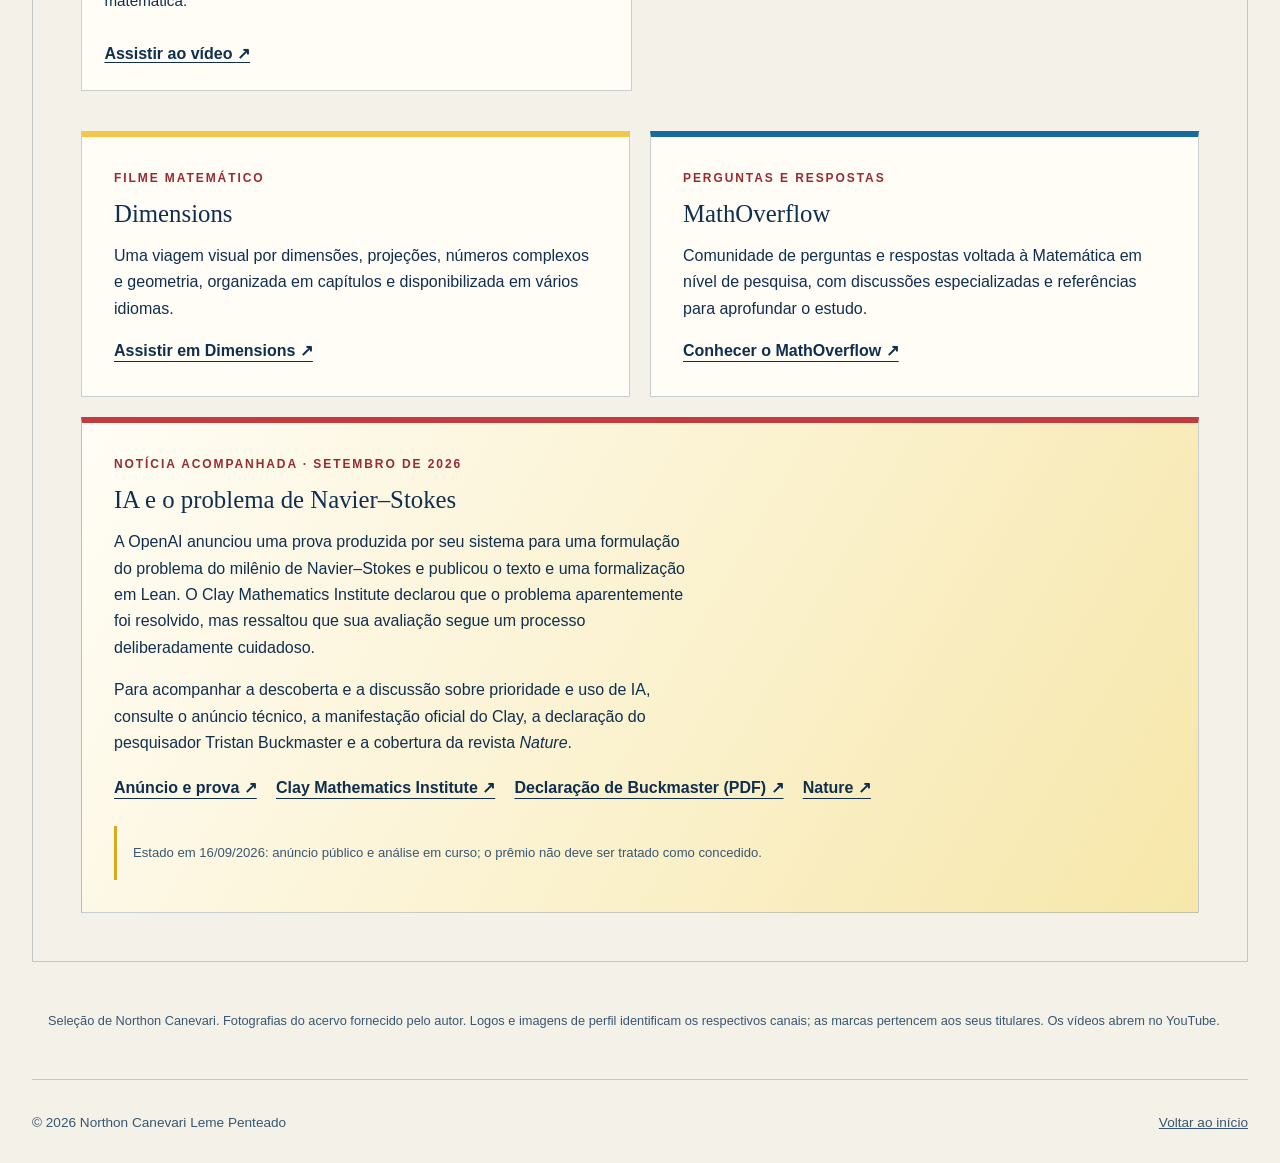
<file: curiosidades-homeomorfas.html>
<!doctype html>
<html lang="pt-BR">
  <head>
    <meta charset="utf-8">
    <meta name="viewport" content="width=device-width, initial-scale=1">
    <meta name="description" content="Indicações culturais, notícias e curiosidades matemáticas selecionadas por Northon Canevari.">
    <meta name="robots" content="noindex, nofollow">
    <meta name="theme-color" content="#12355b">
    <title>Curiosidades Homeomorfas — Northon Canevari</title>
    <link rel="stylesheet" href="styles.css">
  </head>
  <body class="curiosities-page">
    <a class="skip-link" href="#conteudo">Pular para o conteúdo</a>
    <header class="site-header">
      <a class="brand" href="index.html" aria-label="NorthOn.Mat, página inicial">
        <svg class="brand-mark" aria-hidden="true" viewBox="0 0 64 64">
          <circle cx="32" cy="32" r="23"/>
          <path d="M3 49C12 49 12 14 23 11C36 8 35 51 46 52C56 53 55 16 62 14"/>
        </svg>
        <span>NorthOn.Mat</span>
      </a>
      <button class="menu-button" type="button" aria-expanded="false" aria-controls="menu">
        Menu
      </button>
      <nav id="menu" aria-label="Navegação principal">
        <a href="index.html">Sobre</a>
        <a href="conteudos-intermitentes.html">Conteúdos Intermitentes</a>
        <a aria-current="page" href="curiosidades-homeomorfas.html">Curiosidades Homeomorfas</a>
      </nav>
    </header>
    <main id="conteudo">
      <header class="page-hero curiosity-hero">
        <p class="eyebrow">Curiosidades Homeomorfas</p>
        <h1>Mudar de forma<br>sem perder a essência.</h1>
        <p class="lead">
          Uma seleção comentada de matemática, cultura e acontecimentos que merecem circular.
        </p>
        <p class="chalk-caption">Entre quadros, formas e ideias.</p>
      </header>
      <nav class="curiosity-nav" aria-label="Nesta página">
        <a href="#ferramentas">Leituras e ferramentas</a>
        <a href="#canais-teoricos">Canais</a>
        <a href="#videos-topologia">Topologia</a>
        <a href="#entrevistas">Entrevistas</a>
        <a href="#eventos">Eventos</a>
        <a href="#noticias">Notícias e curiosidades</a>
      </nav>
      <section id="ferramentas" class="curiosity-section" aria-labelledby="curadoria-titulo">
        <p class="section-label">Curadoria</p>
        <h2 id="curadoria-titulo">Para ler, escrever e explorar</h2>
        <p class="section-intro">
          Ferramentas e acervos para encontrar referências, experimentar ideias e escrever
          Matemática.
        </p>
        <div class="recommendation-grid">
          <article class="recommendation accent-yellow">
            <p class="section-label">Literatura científica</p>
            <h3>Onde localizar artigos</h3>
            <p>
              MathSciNet reúne referências e resenhas especializadas. zbMATH Open oferece uma
              base matemática aberta; arXiv reúne preprints, que podem ainda não ter passado
              por avaliação por pares.
            </p>
            <div class="inline-links">
              <a href="https://mathscinet.ams.org/">MathSciNet ↗</a>
              <a href="https://zbmath.org/">zbMATH Open ↗</a>
              <a href="https://arxiv.org/archive/math">arXiv Mathematics ↗</a>
            </div>
          </article>
          <article class="recommendation accent-blue">
            <p class="section-label">Ferramenta matemática</p>
            <h3>Wolfram|Alpha</h3>
            <p>
              Explore cálculos, gráficos, equações e propriedades de objetos matemáticos. Uma
              ferramenta de experimentação e conferência que acompanha o estudo das demonstrações.
            </p>
            <a href="https://www.wolframalpha.com/">Abrir Wolfram|Alpha ↗</a>
          </article>
          <article id="latex" class="recommendation accent-red wide-card">
            <p class="section-label">Escrita matemática</p>
            <h3>LaTeX: do primeiro texto ao artigo</h3>
            <p>
              LaTeX é um sistema de preparação de documentos especialmente útil para fórmulas,
              referências, artigos, listas de exercícios e apresentações. Você escreve um arquivo
              <code>.tex</code> e o compila para obter o PDF.
            </p>
            <div class="latex-options">
              <section aria-labelledby="latex-online-titulo">
                <h4 id="latex-online-titulo">No navegador: Overleaf</h4>
                <p>
                  Crie uma conta gratuita, abra um projeto em branco ou escolha um modelo,
                  edite o texto e clique em <strong>Recompile</strong> para visualizar o PDF.
                  Não é preciso instalar LaTeX nem baixar os arquivos do projeto para trabalhar
                  no computador.
                </p>
                <p>
                  O plano gratuito permite começar e manter projetos online; recursos e limites
                  variam conforme o plano.
                </p>
                <div class="inline-links">
                  <a href="https://www.overleaf.com/">Começar gratuitamente no Overleaf ↗</a>
                  <a href="https://www.overleaf.com/learn/latex/Learn_LaTeX_in_30_minutes">
                    Guia para os primeiros passos ↗
                  </a>
                  <a href="https://www.overleaf.com/user/subscription/plans">
                    Consultar planos e limites ↗
                  </a>
                </div>
              </section>
              <section aria-labelledby="latex-local-titulo">
                <h4 id="latex-local-titulo">No computador: instalar uma distribuição</h4>
                <ul class="install-list">
                  <li>
                    <strong>Windows:</strong> baixe o <a href="https://miktex.org/download">MiKTeX</a>,
                    execute o instalador para seu usuário e conclua o assistente. Depois, abra
                    o MiKTeX Console e procure atualizações. <a href="https://miktex.org/howto/install-miktex">Passo
                    a passo oficial ↗</a>
                  </li>
                  <li>
                    <strong>macOS:</strong> baixe o <a href="https://www.tug.org/mactex/">MacTeX</a>,
                    abra o instalador <code>.pkg</code> e siga as etapas. Use o editor incluído
                    para abrir e compilar seu texto.
                  </li>
                  <li>
                    <strong>Linux:</strong> procure TeX Live no gerenciador de software da
                    sua distribuição ou siga a <a href="https://www.tug.org/texlive/quickinstall.html">instalação
                    oficial do TeX Live ↗</a>.
                  </li>
                </ul>
                <p>
                  Com a distribuição instalada, abra um arquivo <code>.tex</code> no editor
                  e compile com pdfLaTeX para gerar o PDF. <a href="https://www.latex-project.org/get/">Ver
                  as opções oficiais de LaTeX ↗</a>
                </p>
              </section>
            </div>
          </article>
        </div>
      </section>
      <section id="canais-teoricos" class="curiosity-section" aria-labelledby="canais-teoricos-titulo">
        <p class="section-label">Canais de vídeo · Matemática teórica</p>
        <h2 id="canais-teoricos-titulo">Aulas, seminários e pesquisa</h2>
        <p class="section-intro">
          Canais institucionais para acompanhar a Matemática em diferentes níveis. Os <a href="#canais-curiosidades">canais
          de curiosidades</a> estão reunidos mais abaixo.
        </p>
        <ul class="channel-grid">
          <li>
            <a class="channel-link" href="https://www.youtube.com/@sbmatematica">
              <img src="assets/curiosidades/canais/sbm.jpg" width="64" height="64" alt="" loading="lazy" decoding="async">
              <span>
                <strong>Sociedade Brasileira de Matemática <span aria-hidden="true">↗</span></strong>
                <small>Atividades e discussões da comunidade matemática brasileira.</small>
              </span>
            </a>
          </li>
          <li>
            <a class="channel-link" href="https://www.youtube.com/@claymathematicsinstitute635">
              <img src="assets/curiosidades/canais/clay.jpg" width="64" height="64" alt="" loading="lazy" decoding="async">
              <span>
                <strong>Clay Mathematics Institute <span aria-hidden="true">↗</span></strong>
                <small>Palestras, conferências e escolas de pesquisa.</small>
              </span>
            </a>
          </li>
          <li>
            <a class="channel-link" href="https://www.youtube.com/@impabr">
              <img src="assets/curiosidades/canais/impa.jpg" width="64" height="64" alt="" loading="lazy" decoding="async">
              <span>
                <strong>Instituto de Matemática Pura e Aplicada <span aria-hidden="true">↗</span></strong>
                <small>Cursos, palestras e divulgação do IMPA.</small>
              </span>
            </a>
          </li>
          <li>
            <a class="channel-link" href="https://www.youtube.com/@SimonsFoundation">
              <img src="assets/curiosidades/canais/simons.jpg" width="64" height="64" alt="" loading="lazy" decoding="async">
              <span>
                <strong>Simons Foundation <span aria-hidden="true">↗</span></strong> <small>Pesquisa
                em Matemática e ciências básicas.</small>
              </span>
            </a>
          </li>
          <li>
            <a class="channel-link" href="https://www.youtube.com/@Ime-Usp">
              <img src="assets/curiosidades/canais/ime-usp.jpg" width="64" height="64" alt="" loading="lazy" decoding="async">
              <span>
                <strong>IME USP <span aria-hidden="true">↗</span></strong> <small>Cursos, seminários
                e palestras do IME-USP.</small>
              </span>
            </a>
          </li>
        </ul>
      </section>
      <section id="videos-topologia" class="curiosity-section" aria-labelledby="topologia-titulo">
        <p class="section-label">Seleção temática</p>
        <h2 id="topologia-titulo">Vídeos sobre Topologia</h2>
        <p class="section-intro">
          De fitas de Möbius e poliedros a homotopia, variedades e singularidades. Uma seleção
          que percorre a divulgação e a pesquisa.
        </p>
        <div class="video-grid">
          <article class="video-card">
            <p class="video-author">Clay Mathematics Institute</p>
            <h3>
              John Morgan, Perelman&#x27;s work on the Poincaré Conjecture and geometrization
              of 3-manifolds
            </h3>
            <p>
              John Morgan apresenta o trabalho de Perelman sobre a conjectura de Poincaré e
              a geometrização de 3-variedades, em palestra da Clay Research Conference de 2018.
            </p>
            <a class="video-link" href="https://www.youtube.com/watch?v=pOKgLSDLwu8">
              Assistir ao vídeo <span aria-hidden="true">↗</span>
            </a>
          </article>
          <article class="video-card">
            <p class="video-author">Numberphile</p>
            <h3>Music on a Clear Möbius Strip - Numberphile</h3>
            <p>
              Marcus du Sautoy explora relações entre a música de Bach e a fita de Möbius,
              aproximando uma superfície de um só lado da estrutura de uma composição musical.
            </p>
            <a class="video-link" href="https://www.youtube.com/watch?v=sToqbqP0tFk">
              Assistir ao vídeo <span aria-hidden="true">↗</span>
            </a>
          </article>
          <article class="video-card">
            <p class="video-author">Instituto de Matemática Pura e Aplicada</p>
            <h3>Geometria e Imaginação: Um passeio - Fernando Codá</h3>
            <p>
              Fernando Codá propõe um passeio pela Geometria e pela imaginação em uma apresentação
              do IMPA voltada a estudantes do ensino médio.
            </p>
            <a class="video-link" href="https://www.youtube.com/watch?v=G0yoDJ8lRWI">
              Assistir ao vídeo <span aria-hidden="true">↗</span>
            </a>
          </article>
          <article class="video-card">
            <p class="video-author">Chris Staecker</p>
            <h3>
              The second homotopy group of the sphere: π₂(S²) in classical and digital topology
            </h3>
            <p>
              Chris Staecker introduz o segundo grupo de homotopia da esfera, π₂(S²), e apresenta
              sua relação com uma versão da teoria para imagens digitais.
            </p>
            <a class="video-link" href="https://www.youtube.com/watch?v=F_aKlvL2Wo0">
              Assistir ao vídeo <span aria-hidden="true">↗</span>
            </a>
          </article>
          <article class="video-card">
            <p class="video-author">Philomathia</p>
            <h3>The Fundamental Group of a Manifold Is Countable: A Visual Proof</h3>
            <p>
              Uma demonstração visual de que o grupo fundamental de uma variedade topológica
              é enumerável, organizada em torno de caminhos e homotopias.
            </p>
            <a class="video-link" href="https://www.youtube.com/watch?v=PK6wT7Rekek">
              Assistir ao vídeo <span aria-hidden="true">↗</span>
            </a>
          </article>
          <article class="video-card">
            <p class="video-author">Instituto de Matemática Pura e Aplicada</p>
            <h3>Sólidos platônicos e a característica de Euler - Vinicius Gripp Barros Ramos</h3>
            <p>
              Vinicius Gripp Barros Ramos apresenta os sólidos platônicos e a característica
              de Euler, relacionando a geometria dos poliedros a um invariante topológico.
            </p>
            <a class="video-link" href="https://www.youtube.com/watch?v=190k8dHJXyI">
              Assistir ao vídeo <span aria-hidden="true">↗</span>
            </a>
          </article>
          <article class="video-card">
            <p class="video-author">DanielChanMaths</p>
            <h3>The manifold structure on the Grassmannian</h3>
            <p>
              Construção da estrutura de variedade na grassmanniana, o espaço que parametriza
              subespaços de um espaço vetorial, por analogia com o espaço projetivo.
            </p>
            <a class="video-link" href="https://www.youtube.com/watch?v=8KDxTL-4U3w">
              Assistir ao vídeo <span aria-hidden="true">↗</span>
            </a>
          </article>
          <article class="video-card">
            <p class="video-author">ICMC TV</p>
            <h3>Mini-curso: Tipos topológicos de singularidades de hipersuperfícies complexas.</h3>
            <p>
              Minicurso que revisita definições equivalentes de equivalência topológica para
              germes de funções holomorfas, no estudo de singularidades de hipersuperfícies
              complexas.
            </p>
            <a class="video-link" href="https://www.youtube.com/watch?v=jvPLnGDHk_E">
              Assistir ao vídeo <span aria-hidden="true">↗</span>
            </a>
          </article>
          <article class="video-card">
            <p class="video-author">Instituto de Matemática Pura e Aplicada</p>
            <h3>
              35º CBM - Palestra de Divulgação - Superfícies Mínimas e de Curvatura Média Constante
            </h3>
            <p>
              Palestra de divulgação de Ana Menezes, no 35º Colóquio Brasileiro de Matemática,
              dedicada a superfícies mínimas e superfícies de curvatura média constante.
            </p>
            <a class="video-link" href="https://www.youtube.com/watch?v=sL17wSSe8ls">
              Assistir ao vídeo <span aria-hidden="true">↗</span>
            </a>
          </article>
        </div>
      </section>
      <section id="entrevistas" class="curiosity-section" aria-labelledby="entrevistas-titulo">
        <p class="section-label">Vídeos matemáticos · Entrevistas</p>
        <h2 id="entrevistas-titulo">Conversas com matemáticos</h2>
        <p class="section-intro">
          Trajetórias, História da Matemática e experiências de quem ensina e pesquisa.
        </p>
        <ul class="channel-grid">
          <li>
            <a class="channel-link" href="https://www.youtube.com/@mais1cafe">
              <img src="assets/curiosidades/canais/mais-um-cafe.jpg" width="64" height="64" alt="" loading="lazy" decoding="async">
              <span>
                <strong>+1café <span aria-hidden="true">↗</span></strong> <small>Podcast com
                matemáticos e profissionais de áreas afins.</small>
              </span>
            </a>
          </li>
        </ul>
        <div class="video-grid interviews-grid">
          <article class="video-card">
            <p class="video-author">UNIVESP</p>
            <h3>Open Univesp l Sergio Roberto Nobre</h3>
            <p>
              Sergio Roberto Nobre conversa sobre História da Matemática, pensamento crítico
              e a importância do conhecimento histórico para a educação matemática.
            </p>
            <a class="video-link" href="https://www.youtube.com/watch?v=lMCIzC6a4uw">
              Assistir ao vídeo <span aria-hidden="true">↗</span>
            </a>
          </article>
          <article class="video-card">
            <p class="video-author">+1café</p>
            <h3>Oziride Manzoli: +1Café #142</h3>
            <p>
              O episódio recebe Oziride Manzoli Neto, pesquisador em Topologia Algébrica, Diferencial
              e Geométrica, para uma conversa sobre sua trajetória na Matemática.
            </p>
            <a class="video-link" href="https://www.youtube.com/watch?v=HyWq_efQZdQ">
              Assistir ao vídeo <span aria-hidden="true">↗</span>
            </a>
          </article>
        </div>
      </section>
      <section id="eventos" class="curiosity-section" aria-labelledby="eventos-titulo">
        <p class="section-label">Memória da Topologia</p>
        <h2 id="eventos-titulo">Encontros que ficam</h2>
        <div class="recommendation-grid">
          <article class="recommendation accent-blue">
            <h3>História do Encontro Brasileiro de Topologia</h3>
            <p>
              Acervo sobre o EBT, realizado desde 1980 e consolidado como espaço de intercâmbio
              da Topologia brasileira, com edições, participantes, apresentações e materiais.
            </p>
            <a href="https://www.dm.ufscar.br/profs/ebt/about.php?lang=pt">
              Visitar o site do EBT ↗
            </a>
          </article>
          <article id="wata" class="recommendation accent-yellow">
            <p class="section-label">São Carlos · 8 a 10 de novembro de 2023</p>
            <h3>WATA — Workshop on Algebraic Topology and Applications</h3>
            <p>
              Realizado no ICMC-USP, o encontro reuniu temas de Topologia Algébrica e suas
              aplicações, incluindo nós, pontos fixos, bordismo, singularidades, dinâmica e
              análise topológica de dados. A edição homenageou o Prof. Dr. Oziride Manzoli
              Neto.
            </p>
            <p>Gravações das sessões no canal ICMC TV:</p>
            <ul class="event-sessions">
              <li>
                <a href="https://www.youtube.com/watch?v=mdl9GbaP_aw">8 de novembro · manhã
                <span aria-hidden="true">↗</span></a>
              </li>
              <li>
                <a href="https://www.youtube.com/watch?v=r8ODock5BCk">8 de novembro · tarde
                <span aria-hidden="true">↗</span></a>
              </li>
              <li>
                <a href="https://www.youtube.com/watch?v=Ux7ak6Dmugc">9 de novembro · manhã
                <span aria-hidden="true">↗</span></a>
              </li>
              <li>
                <a href="https://www.youtube.com/watch?v=QD1jl4roAOA">10 de novembro · manhã
                <span aria-hidden="true">↗</span></a>
              </li>
              <li>
                <a href="https://www.youtube.com/watch?v=-oellSTW-TQ">10 de novembro · tarde
                <span aria-hidden="true">↗</span></a>
              </li>
            </ul>
            <a href="https://www.dm.ufscar.br/eventos/wata/">Página do evento e programação ↗</a>
          </article>
        </div>
      </section>
      <section id="noticias" class="curiosity-section news-section" aria-labelledby="noticias-titulo">
        <p class="section-label">Em circulação</p>
        <h2 id="noticias-titulo">Notícias e curiosidades</h2>
        <p class="section-intro">
          Matemática em outras linguagens: descobertas, histórias e perguntas para continuar
          explorando.
        </p>
        <section id="canais-curiosidades" class="curiosity-subsection" aria-labelledby="canais-curiosidades-titulo">
          <p class="section-label">Canais de vídeo · Curiosidades matemáticas</p>
          <h3 id="canais-curiosidades-titulo">Para olhar a Matemática de outro jeito</h3>
          <ul class="channel-grid">
            <li>
              <a class="channel-link" href="https://www.youtube.com/@standupmaths">
                <img src="assets/curiosidades/canais/standupmaths.jpg" width="64" height="64" alt="" loading="lazy" decoding="async">
                <span>
                  <strong>Stand-up Maths <span aria-hidden="true">↗</span></strong> <small>Matemática,
                  humor e problemas inesperados.</small>
                </span>
              </a>
            </li>
            <li>
              <a class="channel-link" href="https://www.youtube.com/@Fant%C3%A1sticoMundoMatem%C3%A1tico">
                <img src="assets/curiosidades/canais/fantastico-mundo-matematico.jpg" width="64" height="64" alt="" loading="lazy" decoding="async">
                <span>
                  <strong>Fantástico Mundo Matemático <span aria-hidden="true">↗</span></strong>
                  <small>Divulgação e conversas sobre ideias matemáticas.</small>
                </span>
              </a>
            </li>
            <li>
              <a class="channel-link" href="https://www.youtube.com/@amatemaniaca">
                <img src="assets/curiosidades/canais/matemaniaca.jpg" width="64" height="64" alt="" loading="lazy" decoding="async">
                <span>
                  <strong>A Matemaníaca por Julia Jaccoud <span aria-hidden="true">↗</span></strong>
                  <small>Matemática com Julia Jaccoud.</small>
                </span>
              </a>
            </li>
            <li>
              <a class="channel-link" href="https://www.youtube.com/@MathForLife">
                <img src="assets/curiosidades/canais/math-for-life.jpg" width="64" height="64" alt="" loading="lazy" decoding="async">
                <span>
                  <strong>Math For Life <span aria-hidden="true">↗</span></strong> <small>Estudos
                  e experiências na vida matemática.</small>
                </span>
              </a>
            </li>
            <li>
              <a class="channel-link" href="https://www.youtube.com/@ChrisStaecker">
                <img src="assets/curiosidades/canais/chris-staecker.jpg" width="64" height="64" alt="" loading="lazy" decoding="async">
                <span>
                  <strong>Chris Staecker <span aria-hidden="true">↗</span></strong> <small>Topologia,
                  ensino e dispositivos de computação antigos.</small>
                </span>
              </a>
            </li>
            <li>
              <a class="channel-link" href="https://www.youtube.com/@veritasium">
                <img src="assets/curiosidades/canais/veritasium.jpg" width="64" height="64" alt="" loading="lazy" decoding="async">
                <span>
                  <strong>Veritasium <span aria-hidden="true">↗</span></strong> <small>Ciência,
                  experimentos e perguntas instigantes.</small>
                </span>
              </a>
            </li>
          </ul>
        </section>
        <section id="videos-curiosidades" class="curiosity-subsection" aria-labelledby="videos-curiosidades-titulo">
          <h3 id="videos-curiosidades-titulo">Vídeos de curiosidades</h3>
          <div class="video-grid interviews-grid">
            <article class="video-card">
              <p class="video-author">somatematicaa</p>
              <h4>Arte &amp; Matemática - 11 - Forma Que Se Transforma</h4>
              <p>
                Episódio da série Arte &amp; Matemática dedicado ao tema das formas e de suas
                transformações, aproximando o olhar artístico da investigação matemática.
              </p>
              <a class="video-link" href="https://www.youtube.com/watch?v=-nKYf5ATBY0">
                Assistir ao vídeo <span aria-hidden="true">↗</span>
              </a>
            </article>
          </div>
        </section>
        <div class="recommendation-grid">
          <article class="recommendation accent-yellow">
            <p class="section-label">Filme matemático</p>
            <h3>Dimensions</h3>
            <p>
              Uma viagem visual por dimensões, projeções, números complexos e geometria, organizada
              em capítulos e disponibilizada em vários idiomas.
            </p>
            <a href="https://www.dimensions-math.org/Dim_E.htm">Assistir em Dimensions ↗</a>
          </article>
          <article class="recommendation accent-blue">
            <p class="section-label">Perguntas e respostas</p>
            <h3>MathOverflow</h3>
            <p>
              Comunidade de perguntas e respostas voltada à Matemática em nível de pesquisa,
              com discussões especializadas e referências para aprofundar o estudo.
            </p>
            <a href="https://mathoverflow.net/">Conhecer o MathOverflow ↗</a>
          </article>
          <article class="recommendation featured-news">
            <p class="section-label">Notícia acompanhada · setembro de 2026</p>
            <h3>IA e o problema de Navier–Stokes</h3>
            <p>
              A OpenAI anunciou uma prova produzida por seu sistema para uma formulação do
              problema do milênio de Navier–Stokes e publicou o texto e uma formalização em
              Lean. O Clay Mathematics Institute declarou que o problema aparentemente foi
              resolvido, mas ressaltou que sua avaliação segue um processo deliberadamente
              cuidadoso.
            </p>
            <p>
              Para acompanhar a descoberta e a discussão sobre prioridade e uso de IA, consulte
              o anúncio técnico, a manifestação oficial do Clay, a declaração do pesquisador
              Tristan Buckmaster e a cobertura da revista <i>Nature</i>.
            </p>
            <div class="inline-links">
              <a href="https://openai.com/index/navier-stokes-solution/">Anúncio e prova ↗</a>
              <a href="https://www.claymath.org/news/navier-stokes-announcement/">
                Clay Mathematics Institute ↗
              </a>
              <a href="https://cims.nyu.edu/~tristanb/statement.pdf">
                Declaração de Buckmaster (PDF) ↗
              </a>
              <a href="https://doi.org/10.1038/d41586-026-02842-5">Nature ↗</a>
            </div>
            <p class="source-note compact-source">
              Estado em 16/09/2026: anúncio público e análise em curso; o prêmio não deve ser
              tratado como concedido.
            </p>
          </article>
        </div>
      </section>
      <p class="curiosity-credits">
        Seleção de Northon Canevari. Fotografias do acervo fornecido pelo autor. Logos e imagens
        de perfil identificam os respectivos canais; as marcas pertencem aos seus titulares.
        Os vídeos abrem no YouTube.
      </p>
    </main>
    <footer>
      <p>© <span data-current-year>2026</span> Northon Canevari Leme Penteado</p>
      <p><a href="index.html">Voltar ao início</a></p>
    </footer>
    <script src="app.js" defer></script>
  </body>
</html>
</file>
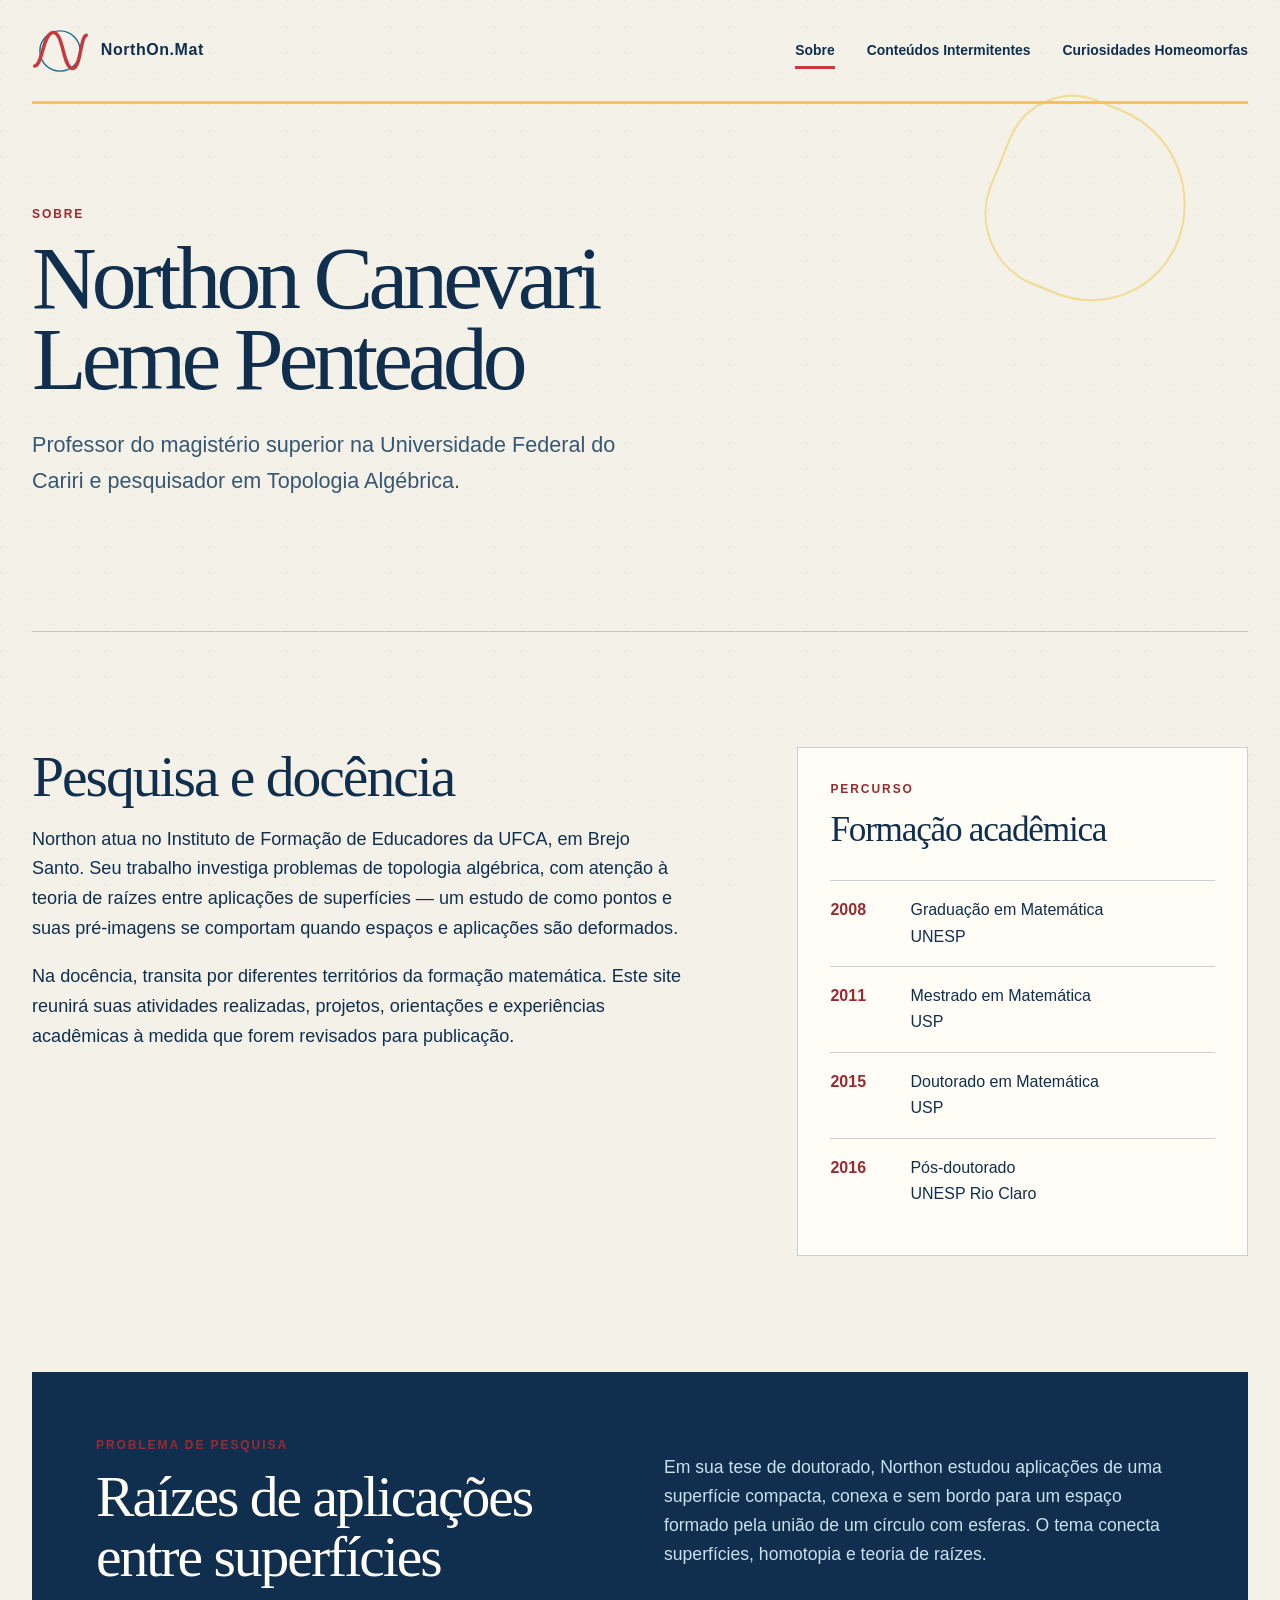
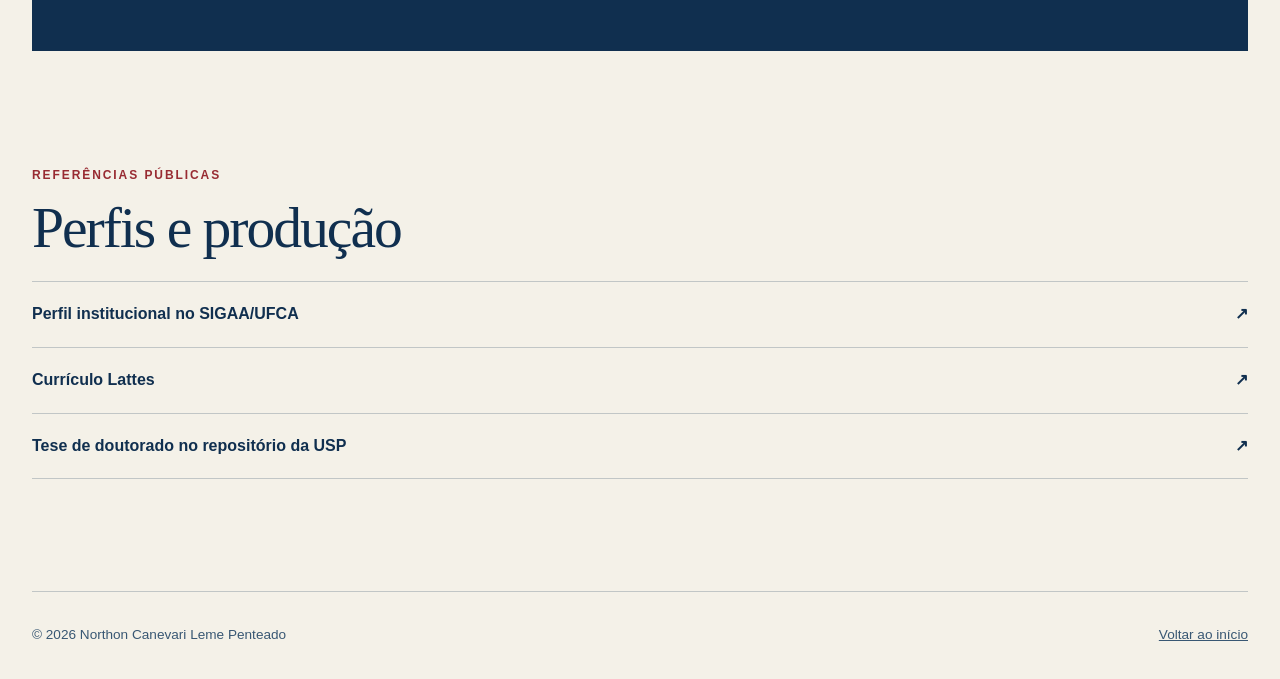
<file: sobre.html>
<!doctype html>
<html lang="pt-BR">
  <head>
    <meta charset="utf-8">
    <meta name="viewport" content="width=device-width, initial-scale=1">
    <meta name="description" content="Trajetória acadêmica e atividades de Northon Canevari Leme Penteado.">
    <meta name="robots" content="noindex, nofollow">
    <meta name="theme-color" content="#12355b">
    <title>Sobre — Northon Canevari</title>
    <link rel="stylesheet" href="styles.css">
  </head>
  <body>
    <a class="skip-link" href="#conteudo">Pular para o conteúdo</a>
    <header class="site-header">
      <a class="brand" href="index.html" aria-label="NorthOn.Mat, página inicial">
        <svg class="brand-mark" aria-hidden="true" viewBox="0 0 64 64">
          <circle cx="32" cy="32" r="23"/>
          <path d="M3 49C12 49 12 14 23 11C36 8 35 51 46 52C56 53 55 16 62 14"/>
        </svg>
        <span>NorthOn.Mat</span>
      </a>
      <button class="menu-button" type="button" aria-expanded="false" aria-controls="menu">
        Menu
      </button>
      <nav id="menu" aria-label="Navegação principal">
        <a aria-current="page" href="index.html">Sobre</a>
        <a href="conteudos-intermitentes.html">Conteúdos Intermitentes</a>
        <a href="curiosidades-homeomorfas.html">Curiosidades Homeomorfas</a>
      </nav>
    </header>
    <main id="conteudo">
      <header class="page-hero">
        <p class="eyebrow">Sobre</p>
        <h1>Northon Canevari<br>Leme Penteado</h1>
        <p class="lead">
          Professor do magistério superior na Universidade Federal do Cariri e pesquisador
          em Topologia Algébrica.
        </p>
      </header>
      <div class="content-grid">
        <article class="prose">
          <h2>Pesquisa e docência</h2>
          <p>
            Northon atua no Instituto de Formação de Educadores da UFCA, em Brejo Santo. Seu
            trabalho investiga problemas de topologia algébrica, com atenção à teoria de raízes
            entre aplicações de superfícies — um estudo de como pontos e suas pré-imagens se
            comportam quando espaços e aplicações são deformados.
          </p>
          <p>
            Na docência, transita por diferentes territórios da formação matemática. Este site
            reunirá suas atividades realizadas, projetos, orientações e experiências acadêmicas
            à medida que forem revisados para publicação.
          </p>
        </article>
        <aside class="fact-card" aria-labelledby="formacao-titulo">
          <p class="section-label">Percurso</p>
          <h2 id="formacao-titulo">Formação acadêmica</h2>
          <ol class="timeline">
            <li><strong>2008</strong><span>Graduação em Matemática<br>UNESP</span></li>
            <li><strong>2011</strong><span>Mestrado em Matemática<br>USP</span></li>
            <li><strong>2015</strong><span>Doutorado em Matemática<br>USP</span></li>
            <li><strong>2016</strong><span>Pós-doutorado<br>UNESP Rio Claro</span></li>
          </ol>
        </aside>
      </div>
      <section class="research-callout">
        <div>
          <p class="section-label">Problema de pesquisa</p>
          <h2>Raízes de aplicações entre superfícies</h2>
        </div>
        <p>
          Em sua tese de doutorado, Northon estudou aplicações de uma superfície compacta,
          conexa e sem bordo para um espaço formado pela união de um círculo com esferas. O
          tema conecta superfícies, homotopia e teoria de raízes.
        </p>
      </section>
      <section aria-labelledby="fontes-titulo">
        <p class="section-label">Referências públicas</p>
        <h2 id="fontes-titulo">Perfis e produção</h2>
        <ul class="link-list">
          <li>
            <a href="https://sig.ufca.edu.br/sigaa/public/docente/portal.jsf?siape=1410863">Perfil
            institucional no SIGAA/UFCA <span aria-hidden="true">↗</span></a>
          </li>
          <li>
            <a href="http://lattes.cnpq.br/2492423125565918">Currículo Lattes <span aria-hidden="true">↗</span></a>
          </li>
          <li>
            <a href="https://teses.usp.br/teses/disponiveis/55/55135/tde-01122015-155250/pt-br.html">Tese
            de doutorado no repositório da USP <span aria-hidden="true">↗</span></a>
          </li>
        </ul>
      </section>
    </main>
    <footer>
      <p>© <span data-current-year>2026</span> Northon Canevari Leme Penteado</p>
      <p><a href="index.html">Voltar ao início</a></p>
    </footer>
    <script src="app.js" defer></script>
  </body>
</html>
</file>
<file: styles.css>
:root {
  color-scheme: light;
  --ink: #102f4f;
  --ink-soft: #385773;
  --paper: #f4f1e8;
  --cream: #fffdf6;
  --blue: #176b9b;
  --red: #c43b3f;
  --yellow: #f1c84b;
  --gold: #d6a91f;
  --coral: #c43b3f;
  --mint: #c7e1ed;
  --line: rgba(16,47,79,.22);
  --max: 76rem;
  --serif: Georgia,"Times New Roman",serif;
}

* {
  box-sizing: border-box;
}

html {
  scroll-behavior: smooth;
}

body {
  margin: 0;
  background: var(--paper);
  color: var(--ink);
  font-family: Arial,Helvetica,sans-serif;
  font-size: 1rem;
  line-height: 1.65;
}

body::before {
  content: "";
  position: fixed;
  inset: 0;
  z-index: -1;
  opacity: .33;
  background-image: radial-gradient(circle at 1px 1px,rgba(23,107,155,.16) 1px,transparent 0);
  background-size: 26px 26px;
}

a {
  color: inherit;
}

a:focus-visible,button:focus-visible {
  outline: 3px solid var(--red);
  outline-offset: 4px;
}

.skip-link {
  position: fixed;
  top: .75rem;
  left: .75rem;
  z-index: 20;
  padding: .65rem 1rem;
  background: var(--yellow);
  border: 2px solid var(--ink);
  transform: translateY(-180%);
}

.skip-link:focus {
  transform: none;
}

.site-header,main,footer {
  width: min(calc(100% - 2rem),var(--max));
  margin-inline: auto;
}

.site-header {
  min-height: 6.5rem;
  display: flex;
  align-items: center;
  justify-content: space-between;
  gap: 2rem;
  border-bottom: 3px solid var(--yellow);
}

.brand {
  display: flex;
  align-items: center;
  gap: .8rem;
  font-weight: 850;
  letter-spacing: .035em;
  text-decoration: none;
}

.brand-mark {
  width: 3.5rem;
  height: 3.5rem;
  overflow: visible;
  fill: none;
  stroke: var(--blue);
  stroke-linecap: round;
  stroke-linejoin: round;
}

.brand-mark circle {
  stroke-width: 1.6;
}

.brand-mark path {
  stroke: var(--red);
  stroke-width: 4;
}

.brand span {
  color: var(--ink);
}

nav {
  display: flex;
  align-items: center;
  gap: clamp(1rem,2.5vw,2rem);
}

nav a {
  position: relative;
  font-size: .87rem;
  font-weight: 700;
  text-decoration: none;
}

nav a::after {
  content: "";
  position: absolute;
  right: 0;
  bottom: -.45rem;
  left: 0;
  height: 3px;
  background: var(--red);
  transform: scaleX(0);
  transition: transform .2s;
}

nav a:hover::after,nav a[aria-current="page"]::after {
  transform: scaleX(1);
}

.menu-button {
  display: none;
  padding: .55rem .8rem;
  border: 1px solid var(--ink);
  background: var(--yellow);
  color: var(--ink);
  font: inherit;
  font-weight: 700;
}

.hero {
  min-height: calc(100vh - 6.5rem);
  display: grid;
  grid-template-columns: 1.05fr .95fr;
  align-items: center;
  gap: 2rem;
  padding-block: 4rem;
}

.hero-copy {
  position: relative;
  z-index: 1;
}

.eyebrow,.section-label {
  margin: 0 0 .75rem;
  color: #8e3e31;
  font-size: .75rem;
  font-weight: 800;
  letter-spacing: .16em;
  text-transform: uppercase;
}

h1,h2,h3,p {
  max-width: 65ch;
}

h1,h2,h3 {
  font-family: var(--serif);
  font-weight: 500;
}

h1 {
  max-width: 14ch;
  margin: 0;
  font-size: clamp(3rem,7vw,6.6rem);
  line-height: .91;
  letter-spacing: -.055em;
}

h2 {
  margin: 0 0 1.1rem;
  font-size: clamp(2rem,4.5vw,3.7rem);
  line-height: 1.03;
  letter-spacing: -.035em;
}

h3 {
  margin: .3rem 0 .7rem;
  font-size: clamp(1.45rem,2.4vw,2rem);
  line-height: 1.05;
}

.lead {
  margin: 1.7rem 0 2rem;
  color: var(--ink-soft);
  font-size: clamp(1.08rem,2vw,1.35rem);
}

.button {
  display: inline-flex;
  gap: 1rem;
  align-items: center;
  padding: .85rem 1.2rem;
  border: 1px solid var(--ink);
  background: var(--ink);
  color: var(--cream);
  font-weight: 750;
  text-decoration: none;
  transition: transform .2s,background .2s;
}

.button:hover {
  background: #1c4951;
  transform: translateY(-2px);
}

.topology-figure svg {
  width: 100%;
  height: auto;
  overflow: visible;
}

.orbit,.seam,.map-arrow {
  fill: none;
  stroke: var(--ink);
  stroke-width: 2;
}

.orbit {
  stroke-dasharray: 5 9;
  opacity: .55;
}

.surface {
  filter: drop-shadow(0 18px 20px rgba(16,46,53,.15));
}

.seam {
  stroke: rgba(16,46,53,.45);
}

.root {
  fill: var(--ink);
  stroke: var(--cream);
  stroke-width: 3;
}

.site-paths {
  padding: clamp(4rem,9vw,8rem) 0;
}

.card-grid {
  display: grid;
  grid-template-columns: repeat(3,1fr);
  gap: 1px;
  margin-top: 2.5rem;
  background: var(--line);
  border: 1px solid var(--line);
}

.path-card {
  min-height: 21rem;
  position: relative;
  padding: 2rem;
  background: var(--cream);
  text-decoration: none;
  transition: background .2s,color .2s;
}

.path-card:hover {
  background: var(--ink);
  color: var(--cream);
}

.path-card p {
  color: var(--ink-soft);
}

.path-card:hover p {
  color: var(--mint);
}

.card-number {
  font-family: var(--serif);
  font-style: italic;
}

.card-arrow {
  position: absolute;
  right: 2rem;
  bottom: 1.5rem;
  font-size: 1.5rem;
}

.page-hero {
  min-height: 33rem;
  display: grid;
  align-content: center;
  padding: 5rem 0;
  border-bottom: 1px solid var(--line);
  position: relative;
}

.page-hero::after {
  content: "";
  position: absolute;
  right: 5%;
  width: 12rem;
  height: 12rem;
  border: 2px solid var(--gold);
  border-radius: 40% 60% 55% 45%;
  transform: rotate(22deg);
  opacity: .55;
}

.page-hero h1 {
  max-width: 16ch;
  font-size: clamp(3.2rem,7vw,6rem);
}

.page-hero .lead {
  max-width: 50ch;
}

.curiosity-hero::after {
  border-radius: 50%;
  box-shadow: 2.4rem 0 0 -2px var(--paper),2.4rem 0 0 0 var(--coral);
}

.content-grid {
  display: grid;
  grid-template-columns: 1.2fr .8fr;
  gap: clamp(2rem,7vw,7rem);
  padding: clamp(4rem,9vw,8rem) 0;
}

.prose p {
  font-size: 1.13rem;
}

.fact-card {
  padding: 2rem;
  border: 1px solid var(--line);
  background: var(--cream);
}

.fact-card h2 {
  font-size: 2.2rem;
}

.timeline {
  list-style: none;
  margin: 2rem 0 0;
  padding: 0;
}

.timeline li {
  display: grid;
  grid-template-columns: 4rem 1fr;
  gap: 1rem;
  padding: 1rem 0;
  border-top: 1px solid var(--line);
}

.timeline strong {
  color: #8e3e31;
}

.research-callout {
  display: grid;
  grid-template-columns: 1fr 1fr;
  gap: 3rem;
  margin-bottom: clamp(4rem,9vw,8rem);
  padding: clamp(2rem,5vw,4rem);
  background: var(--ink);
  color: var(--cream);
}

.research-callout h2 {
  margin: 0;
}

.research-callout p:last-child {
  color: var(--mint);
  font-size: 1.1rem;
}

.link-list {
  list-style: none;
  margin: 1.5rem 0 7rem;
  padding: 0;
  border-top: 1px solid var(--line);
}

.link-list a {
  display: flex;
  justify-content: space-between;
  gap: 2rem;
  padding: 1.2rem 0;
  border-bottom: 1px solid var(--line);
  font-weight: 700;
  text-decoration: none;
}

.link-list a:hover {
  color: #8e3e31;
}

.split-sections {
  display: grid;
  grid-template-columns: 1fr 1fr;
  gap: 1px;
  margin: 4rem 0 7rem;
  background: var(--line);
  border: 1px solid var(--line);
}

.feature-panel {
  min-height: 33rem;
  position: relative;
  padding: clamp(2rem,5vw,4rem);
  background: #e5eee8;
}

.feature-panel-warm {
  background: #f2dfc4;
}

.feature-symbol {
  position: absolute;
  top: 2rem;
  right: 2rem;
  color: rgba(16,46,53,.18);
  font-family: var(--serif);
  font-size: 5rem;
  line-height: 1;
}

.feature-panel>p:not(.section-label) {
  font-size: 1.1rem;
}

.empty-state {
  margin-top: 4rem;
  padding-top: 1.2rem;
  border-top: 1px solid var(--line);
}

.empty-state strong,.empty-state span {
  display: block;
}

.empty-state span {
  margin-top: .35rem;
  color: var(--ink-soft);
  font-size: .9rem;
}

.not-found {
  min-height: 100vh;
  display: grid;
  align-content: center;
  justify-items: start;
}

.not-found h1 {
  max-width: 12ch;
}

footer {
  display: flex;
  justify-content: space-between;
  gap: 2rem;
  padding: 2rem 0;
  border-top: 1px solid var(--line);
  color: var(--ink-soft);
  font-size: .85rem;
}

footer p {
  margin: 0;
}

@media(max-width:55rem) {
  .menu-button {
    display: block;
  }

  .site-header {
    position: relative;
    flex-wrap: wrap;
  }

  .site-header nav {
    display: none;
    width: 100%;
    padding: 0 0 1.4rem;
  }

  .site-header nav[data-open] {
    display: grid;
  }

  .hero {
    grid-template-columns: 1fr;
    min-height: auto;
    padding-top: 5rem;
  }

  .topology-figure {
    max-width: 35rem;
    margin: auto;
  }

  .card-grid,.content-grid,.split-sections,.research-callout {
    grid-template-columns: 1fr;
  }

  .page-hero::after {
    width: 7rem;
    height: 7rem;
    top: 2rem;
    right: 1rem;
  }

  .path-card {
    min-height: 16rem;
  }

}

@media(max-width:38rem) {
  .site-header,main,footer {
    width: min(calc(100% - 1.25rem),var(--max));
  }

  .brand small {
    display: none;
  }

  .page-hero {
    min-height: 28rem;
  }

  .page-hero::after {
    opacity: .25;
  }

  .content-grid {
    gap: 2rem;
  }

  footer {
    flex-direction: column;
    gap: .5rem;
  }

}

@media(prefers-reduced-motion:reduce) {
  html {
    scroll-behavior: auto;
  }

  *,*::before,*::after {
    transition: none!important;
  }

}


/* Perfil acadêmico na página inicial */
.researcher-hero h1 {
  max-width: 10ch;
}

.profile-links {
  display: flex;
  align-items: center;
  flex-wrap: wrap;
  gap: 1.4rem;
}

.profile-links a {
  font-weight: 750;
  text-underline-offset: .3em;
}

.author-highlight {
  display: grid;
  grid-template-columns: 1fr auto;
  align-items: end;
  gap: 3rem;
  margin-bottom: 3rem;
  padding: clamp(1.4rem,3vw,2.2rem);
  border-left: 3px solid var(--gold);
  background: rgba(255,250,240,.62);
}

.author-highlight h2 {
  font-size: clamp(1.6rem,3vw,2.4rem);
}

.author-highlight p {
  margin-bottom: 0;
  color: var(--ink-soft);
}

.section-nav {
  position: sticky;
  top: 0;
  z-index: 5;
  display: flex;
  justify-content: center;
  gap: clamp(1rem,4vw,3rem);
  padding: 1rem;
  border-block: 1px solid var(--line);
  background: rgba(244,240,231,.94);
  backdrop-filter: blur(10px);
}

.section-nav a {
  font-size: .8rem;
  font-weight: 800;
  text-decoration: none;
  text-transform: uppercase;
  letter-spacing: .08em;
}

.section-nav a:hover {
  text-decoration: underline;
  text-underline-offset: .35em;
}

.cv-section {
  padding: clamp(4rem,9vw,8rem) 0;
  border-bottom: 1px solid var(--line);
}

.degree-list {
  border-top: 1px solid var(--line);
}

.degree-list article {
  display: grid;
  grid-template-columns: 9rem 1fr;
  gap: 2rem;
  padding: 2rem 0;
  border-bottom: 1px solid var(--line);
}

.degree-list time,.institution-list time,.publication-list time {
  color: #8e3e31;
  font-weight: 800;
  letter-spacing: .06em;
}

.degree-list h3,.institution-list h3,.publication-list h3 {
  margin-top: 0;
}

.degree-list a,.publication-list a {
  font-weight: 750;
  text-underline-offset: .25em;
}

.postdoc {
  margin-top: 4rem;
  padding: clamp(1.5rem,4vw,3rem);
  background: var(--ink);
  color: var(--cream);
}

.postdoc h3 {
  font-size: 2rem;
}

.postdoc-grid {
  display: grid;
  grid-template-columns: 1fr 1fr;
  gap: 1px;
  margin-block: 2rem;
  background: rgba(255,255,255,.25);
}

.postdoc-grid div {
  padding: 1.5rem;
  background: var(--ink);
}

.postdoc a {
  color: var(--mint);
}

.compact-note {
  max-width: none;
  color: #d8e7df;
  font-size: .9rem;
}

.institution-list>article {
  display: grid;
  grid-template-columns: minmax(13rem,.7fr) 1.3fr;
  gap: clamp(2rem,6vw,6rem);
  padding: 2.5rem 0;
  border-top: 1px solid var(--line);
}

.institution-list h3 {
  font-size: 1.8rem;
}

.activity-tags span {
  display: inline-block;
  padding: .12rem .5rem;
  border: 1px solid var(--line);
  border-radius: 2rem;
  color: #8e3e31;
  font-size: .72rem;
  font-weight: 800;
  text-transform: uppercase;
}

.activity-tags p {
  margin: .4rem 0 1.3rem;
}

.project-list {
  border-top: 1px solid var(--line);
}

.project-list details {
  border-bottom: 1px solid var(--line);
}

.project-list summary,.recent-highlights summary {
  display: flex;
  justify-content: space-between;
  gap: 2rem;
  padding: 1.4rem 0;
  cursor: pointer;
  list-style: none;
}

.project-list summary::-webkit-details-marker,.recent-highlights summary::-webkit-details-marker {
  display: none;
}

.project-list summary strong,.project-list summary small {
  display: block;
}

.project-list summary strong {
  font-family: var(--serif);
  font-size: 1.25rem;
  font-weight: 500;
}

.project-list summary small {
  margin-top: .3rem;
  color: var(--ink-soft);
}

.project-list details>p {
  margin-left: min(5vw,4rem);
}

.publication-list {
  list-style: none;
  margin: 2rem 0 0;
  padding: 0;
  border-top: 1px solid var(--line);
}

.publication-list li {
  display: grid;
  grid-template-columns: 6rem 1fr;
  gap: 2rem;
  padding: 2rem 0;
  border-bottom: 1px solid var(--line);
}

.publication-list h3 {
  max-width: 36ch;
  font-size: 1.5rem;
}

.publication-list p {
  margin: .5rem 0;
}

.no-doi {
  color: var(--ink-soft);
  font-size: .9rem;
}

.secondary-record {
  border-bottom: 0;
}

.summary-grid {
  display: grid;
  grid-template-columns: repeat(4,1fr);
  gap: 1px;
  margin-top: 2.5rem;
  background: var(--line);
  border: 1px solid var(--line);
}

.summary-grid article {
  padding: 1.5rem;
  background: var(--cream);
}

.summary-grid strong {
  font-family: var(--serif);
  font-size: 3rem;
  font-weight: 500;
}

.summary-grid h3 {
  font-size: 1.25rem;
}

.summary-grid p {
  color: var(--ink-soft);
  font-size: .9rem;
}

.recent-highlights {
  margin-top: 2rem;
  border-block: 1px solid var(--line);
}

.recent-highlights summary {
  font-weight: 800;
}

.details-columns {
  display: grid;
  grid-template-columns: 1fr 1fr;
  gap: 3rem;
  padding-bottom: 2rem;
}

.details-columns h3 {
  font-size: 1.25rem;
}

.source-note {
  max-width: none;
  margin: 0 0 5rem;
  padding: 1rem;
  border-left: 3px solid var(--gold);
  color: var(--ink-soft);
  font-size: .82rem;
}

@media(max-width:55rem) {
  .author-highlight {
    grid-template-columns: 1fr;
    align-items: start;
    gap: 1.5rem;
  }

  .section-nav {
    justify-content: flex-start;
    overflow-x: auto;
  }

  .degree-list article,.institution-list>article {
    grid-template-columns: 1fr;
    gap: .6rem;
  }

  .postdoc-grid,.details-columns {
    grid-template-columns: 1fr;
  }

  .summary-grid {
    grid-template-columns: 1fr 1fr;
  }

  .project-list details>p {
    margin-left: 0;
  }

}

@media(max-width:38rem) {
  .profile-links {
    align-items: flex-start;
    flex-direction: column;
  }

  .summary-grid {
    grid-template-columns: 1fr;
  }

  .publication-list li {
    grid-template-columns: 1fr;
    gap: .5rem;
  }

  .section-nav {
    margin-inline: -.625rem;
  }

  .researcher-hero h1 {
    font-size: clamp(2.8rem,15vw,4.3rem);
  }

}


/* Conteúdos em andamento */
.ongoing-area {
  margin: 4rem 0;
  padding: clamp(2rem,5vw,4rem);
  border: 1px solid var(--line);
}

.teaching-area {
  background: #e5eee8;
}

.production-area {
  background: #f2dfc4;
}

.ongoing-heading {
  position: relative;
}

.ongoing-heading>p:last-child {
  font-size: 1.1rem;
}

.current-activities {
  margin-top: 4rem;
}

.current-activities>h3,.ongoing-projects>h3 {
  font-size: clamp(1.6rem,3vw,2.4rem);
}

.three-columns {
  grid-template-columns: repeat(3,1fr);
}

.ongoing-projects {
  margin-top: 5rem;
}

.production-area .project-list details>p {
  max-width: 80ch;
}

.production-area .source-note {
  margin: 3rem 0 0;
}

.recommendation {
  margin-top: 3rem;
  padding: 1.5rem;
  border: 1px solid var(--line);
  background: rgba(255,250,240,.75);
}

.recommendation h3 {
  font-size: 1.55rem;
}

.recommendation a {
  font-weight: 800;
  text-underline-offset: .3em;
}

@media(max-width:55rem) {
  .three-columns {
    grid-template-columns: 1fr;
  }

}


/* Identidade azul, vermelha e amarela */
.eyebrow,.section-label,.degree-list time,.institution-list time,.publication-list time,.timeline strong {
  color: #982b32;
}

.hero {
  position: relative;
}

.hero::before {
  content: "";
  position: absolute;
  inset: 8% 48% 8% -50vw;
  z-index: -1;
  background: linear-gradient(135deg,rgba(23,107,155,.12),rgba(241,200,75,.18));
}

.topology-figure .surface {
  filter: drop-shadow(0 18px 20px rgba(16,47,79,.18));
}

.orbit,.seam,.map-arrow {
  stroke: var(--blue);
}

.root {
  fill: var(--red);
}

.page-hero::after {
  border-color: var(--yellow);
}

.curiosity-hero::after {
  box-shadow: 2.4rem 0 0 -2px var(--paper),2.4rem 0 0 0 var(--red);
}

.research-callout,.postdoc {
  background: var(--ink);
}

.teaching-area {
  background: #dcebf2;
}

.production-area {
  background: #f7e7aa;
}

.feature-panel {
  background: #dcebf2;
}

.feature-panel-warm {
  background: #f7e7aa;
}


/* Perfis Lattes e ORCID */
.profile-links {
  align-items: stretch;
}

.profile-link {
  min-width: 8.5rem;
  display: grid;
  justify-items: center;
  gap: .55rem;
  text-align: center;
  text-decoration: none;
}

.profile-link>span:last-child {
  text-decoration: underline;
  text-underline-offset: .3em;
}

.profile-logo {
  height: 3.7rem;
  min-width: 3.7rem;
  display: grid;
  place-items: center;
  border-radius: 50%;
  font-weight: 900;
  line-height: 1;
}

.orcid-logo {
  background: #a6ce39;
  color: #17324d;
  font-size: 1.25rem;
}

.lattes-logo {
  padding-inline: .65rem;
  border-radius: .55rem;
  background: var(--blue);
  color: white;
  font-size: .78rem;
  letter-spacing: .02em;
}


/* Semestre e disciplinas */
.semester-heading {
  display: flex;
  align-items: end;
  justify-content: space-between;
  gap: 2rem;
  margin-top: 3rem;
  padding-block: 1.2rem;
  border-block: 1px solid var(--line);
}

.semester-heading h3,.semester-heading p {
  margin: 0;
}

.course-grid {
  display: grid;
  grid-template-columns: 1fr 1fr;
  gap: 1.2rem;
  margin-top: 1.5rem;
}

.course-card {
  padding: clamp(1.4rem,3vw,2rem);
  border-top: 5px solid var(--blue);
  background: var(--cream);
  box-shadow: 0 10px 24px rgba(16,47,79,.08);
}

.course-card:nth-child(2) {
  border-top-color: var(--red);
}

.course-code {
  margin: 0;
  color: #982b32;
  font-size: .78rem;
  font-weight: 900;
  letter-spacing: .14em;
}

.resource-list,.compact-list {
  padding-left: 1.2rem;
}

.resource-list {
  list-style: none;
  margin: 1.5rem 0 0;
  padding: 0;
  border-top: 1px solid var(--line);
}

.resource-list li {
  display: flex;
  justify-content: space-between;
  gap: 1rem;
  padding: .75rem 0;
  border-bottom: 1px solid var(--line);
}

.resource-list small,.status-label {
  color: var(--ink-soft);
  font-size: .78rem;
  font-weight: 700;
}

.compact-list {
  margin: .6rem 0;
  font-size: .9rem;
}

.compact-list li+li {
  margin-top: .5rem;
}


/* Curadoria e notícias */
.curiosity-section {
  padding: clamp(4rem,9vw,7rem) 0;
  border-bottom: 1px solid var(--line);
}

.section-intro {
  max-width: 58ch;
  color: var(--ink-soft);
  font-size: 1.1rem;
}

.recommendation-grid {
  display: grid;
  grid-template-columns: repeat(2,minmax(0,1fr));
  gap: 1.25rem;
  margin-top: 2.5rem;
}

.recommendation {
  margin: 0;
  padding: clamp(1.4rem,3vw,2rem);
  border: 1px solid var(--line);
  border-top: 6px solid var(--blue);
  background: var(--cream);
}

.recommendation.accent-red {
  border-top-color: var(--red);
}

.recommendation.accent-yellow {
  border-top-color: var(--yellow);
}

.recommendation h3 {
  font-size: 1.55rem;
}

.recommendation a {
  font-weight: 800;
  text-underline-offset: .3em;
}

.inline-links {
  display: flex;
  flex-wrap: wrap;
  gap: .65rem 1.2rem;
  margin-top: 1.2rem;
}

.inline-links a {
  display: inline-block;
}

.video-slot {
  background: linear-gradient(145deg,var(--cream),#dcebf2);
}

.video-slot:nth-last-child(1) {
  background: linear-gradient(145deg,var(--cream),#f7e7aa);
}

.status-label {
  display: inline-block;
  margin-top: 1rem;
  padding: .25rem .6rem;
  border: 1px solid var(--line);
  border-radius: 2rem;
}

.news-section {
  border-bottom: 0;
}

.featured-news {
  grid-column: 1/-1;
  border-top-color: var(--red);
  background: linear-gradient(120deg,#fffdf6,#f7e7aa);
}

.compact-source {
  margin: 1.5rem 0 0;
}

@media(max-width:55rem) {
  .course-grid,.recommendation-grid {
    grid-template-columns: 1fr;
  }

  .semester-heading {
    align-items: flex-start;
    flex-direction: column;
    gap: .5rem;
  }

  .featured-news {
    grid-column: auto;
  }

}

@media(max-width:38rem) {
  .profile-links {
    width: 100%;
    display: grid;
    grid-template-columns: 1fr 1fr;
  }

  .resource-list li {
    align-items: flex-start;
    flex-direction: column;
    gap: .2rem;
  }

}

/* Formação compacta e leitura dos registros acadêmicos */
#formacao {
  font-size: .95rem;
}

#formacao h2 {
  font-size: clamp(1.8rem, 4vw, 3.2rem);
}

#formacao h3 {
  font-size: clamp(1.3rem, 2.1vw, 1.7rem);
  line-height: 1.2;
}

#formacao .postdoc h4 {
  margin: .8rem 0;
  font-family: var(--serif);
  font-size: 1.2rem;
  font-weight: 500;
  line-height: 1.35;
}

#formacao .postdoc .section-label {
  color: var(--yellow);
}

.postdoc-grid > article {
  min-width: 0;
  padding: 1.5rem;
  background: var(--ink);
}

.work-title {
  font-style: italic;
}

.work-link {
  display: inline-block;
  max-width: 100%;
  margin-block: .35rem;
  padding: .45rem .7rem;
  border: 1px solid currentColor;
  border-radius: .3rem;
  font-weight: 700;
  text-underline-offset: .2em;
  overflow-wrap: anywhere;
}

.research-summary {
  margin-top: 1rem;
  border-block: 1px solid var(--line);
}

.research-summary summary {
  padding-block: .7rem;
  font-weight: 700;
  cursor: pointer;
}

.postdoc .research-summary {
  border-color: rgba(255, 253, 246, .35);
}

summary:focus-visible {
  outline: 3px solid var(--red);
  outline-offset: 4px;
}

.postdoc summary:focus-visible {
  outline-color: var(--yellow);
}

.activity-tags h4 {
  margin: 1.5rem 0 .4rem;
  color: #982b32;
  font-size: .85rem;
  letter-spacing: .04em;
  text-transform: uppercase;
}

.activity-tags h4:first-child {
  margin-top: 0;
}

.activity-list {
  margin: .5rem 0 1.4rem;
  padding-left: 1.2rem;
}

.activity-list li + li {
  margin-top: .6rem;
}

.research-category {
  margin-top: 2.5rem;
}

.research-category > h4 {
  font-family: var(--serif);
  font-size: 1.4rem;
  font-weight: 500;
}

.project-list summary > span:first-child {
  min-width: 0;
  overflow-wrap: anywhere;
}

.project-list summary > span:last-child {
  flex-shrink: 0;
  align-self: center;
}

.project-list details[open] > summary > span:last-child {
  transform: rotate(45deg);
}

@media (max-width: 38rem) {
  .postdoc-grid > article {
    padding: 1rem;
  }
}

/* Destinos de navegação visíveis abaixo do menu fixo da página Sobre. */
.section-nav a {
  flex-shrink: 0;
  white-space: nowrap;
}

.cv-section,
.postdoc-grid > article {
  scroll-margin-top: 5rem;
}

/* Curiosidades Homeomorfas: quadros do acervo e curadoria audiovisual. */
.curiosities-page::before {
  opacity: .2;
  background-image: url("assets/curiosidades/quadro-topologia.jpg");
  background-size: cover;
  background-position: center;
}

.curiosities-page .site-header,
.curiosities-page footer {
  background: var(--paper);
}

.curiosities-page .curiosity-hero {
  min-height: 36rem;
  margin-top: 1.5rem;
  padding: clamp(2rem, 6vw, 5rem);
  background-image: linear-gradient(90deg, rgba(8, 31, 41, .94), rgba(8, 31, 41, .8) 58%, rgba(8, 31, 41, .25)), url("assets/curiosidades/quadro-superficies.jpg");
  background-size: cover;
  background-position: center;
  color: var(--cream);
  border-bottom: 5px solid var(--yellow);
}

.curiosities-page .curiosity-hero::after {
  content: none;
}

.curiosities-page .curiosity-hero h1 {
  max-width: 17ch;
  font-size: clamp(2.65rem, 6vw, 5.3rem);
  line-height: 1.06;
}

.curiosities-page .curiosity-hero .eyebrow {
  color: var(--yellow);
}

.curiosities-page .curiosity-hero .lead {
  max-width: 42ch;
  color: var(--cream);
}

.chalk-caption {
  margin: 1rem 0 0;
  font-size: .85rem;
  color: var(--cream);
}

.curiosity-nav {
  justify-content: flex-start;
  flex-wrap: wrap;
  gap: .5rem 1.4rem;
  padding: 1.4rem;
  background: var(--cream);
  border-bottom: 1px solid var(--line);
}

.curiosity-nav a {
  padding: .35rem 0;
  text-decoration: underline;
  text-underline-offset: .2em;
}

.curiosities-page .curiosity-section {
  margin-block: 2rem;
  padding: clamp(1.25rem, 4vw, 3rem);
  background: var(--paper);
  border: 1px solid var(--line);
  scroll-margin-top: 1rem;
}

.curiosities-page .curiosity-section > h2 {
  font-size: clamp(2rem, 4vw, 3.2rem);
}

.curiosities-page .recommendation,
.video-card,
.channel-grid > li {
  min-width: 0;
}

.wide-card {
  grid-column: 1 / -1;
}

.latex-options {
  display: grid;
  grid-template-columns: minmax(0, 1fr) minmax(0, 1fr);
  gap: 2rem;
  margin-top: 1.5rem;
}

.latex-options h4 {
  margin-top: 0;
  font-size: 1.1rem;
}

.install-list,
.event-sessions {
  padding-left: 1.2rem;
}

.install-list li + li,
.event-sessions li + li {
  margin-top: .8rem;
}

.channel-grid {
  display: grid;
  grid-template-columns: repeat(3, minmax(0, 1fr));
  gap: 1rem;
  margin: 2rem 0 0;
  padding: 0;
  list-style: none;
}

.channel-link {
  display: flex;
  align-items: flex-start;
  gap: 1rem;
  height: 100%;
  padding: 1.1rem;
  border: 1px solid var(--line);
  background: var(--cream);
  text-decoration: none;
}

.channel-link:hover {
  border-color: var(--blue);
}

.channel-link > img {
  flex: 0 0 3rem;
  width: 3rem;
  height: 3rem;
  border-radius: 50%;
  object-fit: contain;
  background: white;
}

.channel-link > span {
  min-width: 0;
}

.channel-link strong {
  display: block;
  line-height: 1.4;
  overflow-wrap: anywhere;
}

.channel-link small {
  display: block;
  margin-top: .45rem;
  color: var(--ink-soft);
  font-size: .85rem;
  line-height: 1.5;
}

.video-grid {
  display: grid;
  grid-template-columns: repeat(3, minmax(0, 1fr));
  gap: 1rem;
  margin-top: 2rem;
}

.video-card {
  display: flex;
  flex-direction: column;
  padding: 1.4rem;
  border: 1px solid var(--line);
  border-top: 4px solid var(--blue);
  background: var(--cream);
}

.video-card:nth-child(3n + 2) {
  border-top-color: var(--red);
}

.video-card:nth-child(3n) {
  border-top-color: var(--yellow);
}

.video-card h3,
.video-card h4 {
  margin: .4rem 0;
  font-family: var(--serif);
  font-size: 1.25rem;
  font-weight: 500;
  line-height: 1.3;
  overflow-wrap: anywhere;
}

.video-card p {
  font-size: .95rem;
}

.video-card .video-author {
  margin: 0;
  color: #982b32;
  font-size: .75rem;
  font-weight: 700;
}

.video-link {
  align-self: flex-start;
  margin-top: auto;
  padding-top: .8rem;
  font-weight: 700;
  text-underline-offset: .2em;
}

.interviews-grid {
  grid-template-columns: repeat(2, minmax(0, 1fr));
}

.curiosity-subsection {
  margin-top: 3rem;
  padding-top: 1.5rem;
  border-top: 1px solid var(--line);
  scroll-margin-top: 1rem;
}

.curiosity-credits {
  max-width: none;
  margin: 2rem 0;
  padding: 1rem;
  background: var(--paper);
  font-size: .8rem;
  color: var(--ink-soft);
}

@media (max-width: 65rem) {
  .channel-grid,
  .video-grid {
    grid-template-columns: repeat(2, minmax(0, 1fr));
  }
}

@media (max-width: 45rem) {
  .latex-options,
  .channel-grid,
  .video-grid {
    grid-template-columns: minmax(0, 1fr);
  }

  .curiosities-page .curiosity-hero {
    min-height: 30rem;
    padding: 1.5rem;
    background-image: linear-gradient(rgba(8, 31, 41, .84), rgba(8, 31, 41, .84)), url("assets/curiosidades/quadro-superficies.jpg");
  }

  .curiosity-nav {
    gap: .5rem 1rem;
    padding: 1rem;
  }
}
</file>
